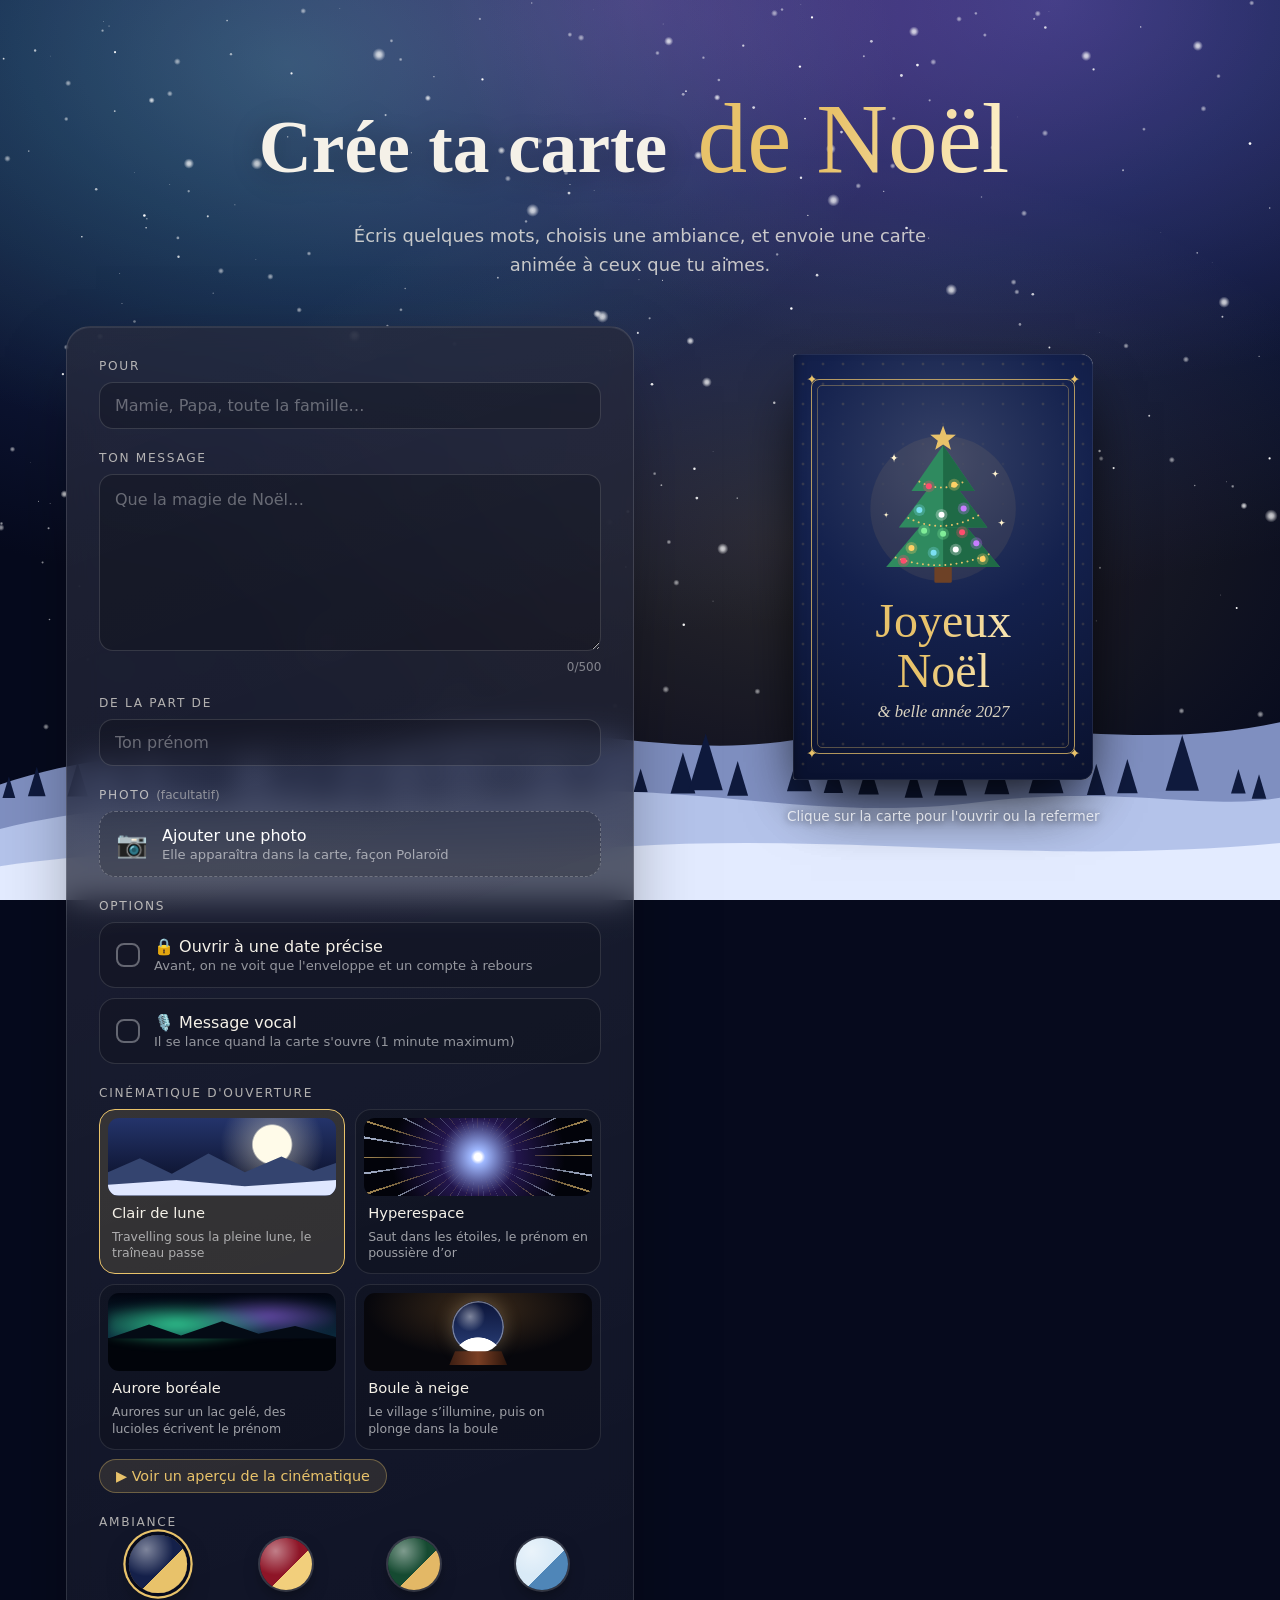
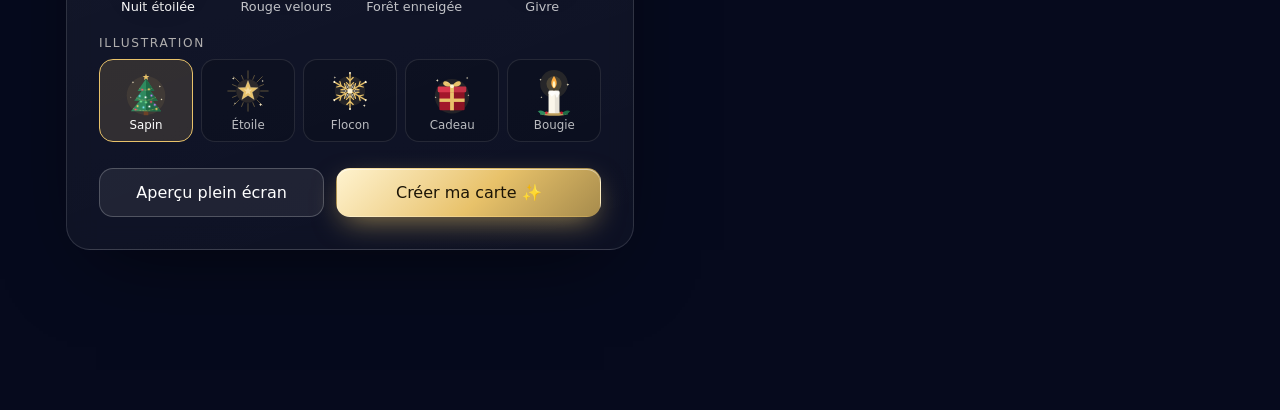
<file: index.html>
<!doctype html>
<html lang="fr">
<head>
  <meta charset="utf-8">
  <meta http-equiv="Content-Security-Policy" content="default-src 'self'; script-src 'self'; style-src 'self' 'unsafe-inline' https://fonts.googleapis.com; font-src https://fonts.gstatic.com; img-src 'self' data: blob: https://lwmdooxsaqhhinvpxjqb.supabase.co; media-src 'self' blob: https://lwmdooxsaqhhinvpxjqb.supabase.co; connect-src https://lwmdooxsaqhhinvpxjqb.supabase.co; object-src 'none'; base-uri 'self'; form-action 'self'">
  <meta name="viewport" content="width=device-width, initial-scale=1, viewport-fit=cover">
  <title>Carte de Noël</title>
  <meta name="description" content="Crée et envoie une carte de vœux de Noël animée et personnalisée à tes proches.">
  <meta property="og:type" content="website">
  <meta property="og:site_name" content="Carte de Noël">
  <meta property="og:locale" content="fr_FR">
  <meta property="og:title" content="Une carte de Noël t'attend 🎄">
  <meta property="og:description" content="Quelqu'un a pensé à toi. Ouvre l'enveloppe pour découvrir ton message…">
  <meta property="og:url" content="https://nolanelg.github.io/noel/">
  <meta property="og:image" content="https://nolanelg.github.io/noel/og-image.jpg">
  <meta property="og:image:secure_url" content="https://nolanelg.github.io/noel/og-image.jpg">
  <meta property="og:image:type" content="image/jpeg">
  <meta property="og:image:width" content="1200">
  <meta property="og:image:height" content="630">
  <meta property="og:image:alt" content="Une enveloppe scellée sous la neige et la pleine lune">
  <meta name="twitter:card" content="summary_large_image">
  <meta name="twitter:title" content="Une carte de Noël t'attend 🎄">
  <meta name="twitter:description" content="Quelqu'un a pensé à toi. Ouvre l'enveloppe pour découvrir ton message…">
  <meta name="twitter:image" content="https://nolanelg.github.io/noel/og-image.jpg">
  <meta name="theme-color" content="#060a1d">
  <link rel="icon" href="data:image/svg+xml,<svg xmlns='http://www.w3.org/2000/svg' viewBox='0 0 100 100'><text y='.9em' font-size='90'>🎄</text></svg>">
  <link rel="preconnect" href="https://fonts.googleapis.com">
  <link rel="preconnect" href="https://fonts.gstatic.com" crossorigin>
  <link href="https://fonts.googleapis.com/css2?family=Cormorant+Garamond:ital,wght@0,500;0,600;1,500;1,600&family=Great+Vibes&family=Outfit:wght@300;400;500;600&display=swap" rel="stylesheet">
  <link rel="stylesheet" href="style.css">
</head>
<body data-theme="nuit">

  <!-- Décor de fond -->
  <div class="sky" aria-hidden="true">
    <div class="aurora a1"></div>
    <div class="aurora a2"></div>
    <div class="aurora a3"></div>
    <div class="moon" id="moon"></div>
    <svg class="mountains" id="mountains" viewBox="0 0 1440 400" preserveAspectRatio="xMidYMax slice"></svg>
    <svg class="sleigh" id="sleigh" viewBox="0 0 240 80">
      <g class="sleigh-body">
        <path d="M150 52 L104 54 M196 44 L150 52" stroke="currentColor" stroke-width="1.6" fill="none" opacity=".8"/>
        <path d="M8 56 Q10 70 30 70 L84 70 Q96 70 98 58" stroke="currentColor" stroke-width="3" fill="none" stroke-linecap="round"/>
        <path d="M18 44 Q20 60 38 62 L84 62 Q94 62 96 50 L90 50 L86 34 L52 34 Q46 46 26 44 Z" fill="currentColor"/>
        <circle cx="66" cy="22" r="7" fill="currentColor"/>
        <path d="M56 34 Q58 24 66 26 Q76 24 78 34 Z" fill="currentColor"/>
        <path d="M60 18 L66 6 L74 18 Z" fill="currentColor"/>
        <path d="M30 40 Q34 22 50 30 Q48 40 40 42 Z" fill="currentColor"/>
        <g class="deer">
          <ellipse cx="140" cy="50" rx="17" ry="7" fill="currentColor"/>
          <path d="M152 46 L160 32 L166 34 L158 48 Z" fill="currentColor"/>
          <ellipse cx="166" cy="31" rx="7" ry="4" fill="currentColor"/>
          <path d="M162 28 L158 18 M160 22 L154 20 M164 27 L166 16 M165 20 L170 15" stroke="currentColor" stroke-width="1.6" fill="none" stroke-linecap="round"/>
          <path class="leg-a" d="M128 54 L118 62 M132 55 L124 66 M150 54 L160 62 M146 55 L154 66" stroke="currentColor" stroke-width="2.4" fill="none" stroke-linecap="round"/>
        </g>
        <g class="deer deer2">
          <ellipse cx="190" cy="42" rx="17" ry="7" fill="currentColor"/>
          <path d="M202 38 L210 24 L216 26 L208 40 Z" fill="currentColor"/>
          <ellipse cx="216" cy="23" rx="7" ry="4" fill="currentColor"/>
          <circle cx="222" cy="23" r="2.6" fill="#ff3b3b" class="rudolph"/>
          <path d="M212 20 L208 10 M210 14 L204 12 M214 19 L216 8 M215 12 L220 7" stroke="currentColor" stroke-width="1.6" fill="none" stroke-linecap="round"/>
          <path class="leg-a" d="M178 46 L168 54 M182 47 L174 58 M200 46 L210 54 M196 47 L204 58" stroke="currentColor" stroke-width="2.4" fill="none" stroke-linecap="round"/>
        </g>
      </g>
    </svg>
  </div>
  <canvas id="snow" aria-hidden="true"></canvas>
  <svg class="hills" viewBox="0 0 1440 300" preserveAspectRatio="xMidYMax slice" aria-hidden="true">
    <path class="h3" d="M0 170 C 180 110 320 150 480 120 C 640 90 760 150 920 115 C 1080 80 1260 140 1440 100 L1440 300 L0 300Z"/>
    <g id="hill-trees" class="hill-trees"></g>
    <path class="h2" d="M0 220 C 200 170 380 210 560 185 C 760 158 900 215 1100 190 C 1260 170 1360 200 1440 185 L1440 300 L0 300Z"/>
    <path class="h1" d="M0 262 C 240 228 420 258 700 240 C 960 224 1160 262 1440 236 L1440 300 L0 300Z"/>
  </svg>
  <canvas id="fx" aria-hidden="true"></canvas>

  <!-- ============ CRÉATION ============ -->
  <main id="creator" class="creator" hidden>
    <header class="hero">
      <h1><span class="h-serif">Crée ta carte</span> <span class="h-script">de Noël</span></h1>
      <p class="lead">Écris quelques mots, choisis une ambiance, et envoie une carte animée à ceux que tu aimes.</p>
    </header>

    <div class="workspace">
      <form id="form" class="panel" autocomplete="off" novalidate>
        <div class="field">
          <label for="f-to">Pour</label>
          <input type="text" id="f-to" maxlength="40" placeholder="Mamie, Papa, toute la famille…">
        </div>

        <div class="field">
          <label for="f-msg">Ton message</label>
          <textarea id="f-msg" maxlength="500" rows="6" placeholder="Que la magie de Noël…"></textarea>
          <div class="counter"><span id="count">0</span>/500</div>
        </div>

        <div class="field">
          <label for="f-from">De la part de</label>
          <input type="text" id="f-from" maxlength="40" placeholder="Ton prénom">
        </div>

        <div class="field" id="photo-field" hidden>
          <span class="field-label">Photo <em>(facultatif)</em></span>
          <label class="photo-drop" id="photo-drop">
            <input type="file" id="f-photo" accept="image/*">
            <span class="photo-empty" id="photo-empty">
              <span class="photo-ico" aria-hidden="true">📷</span>
              <span><b>Ajouter une photo</b><small>Elle apparaîtra dans la carte, façon Polaroïd</small></span>
            </span>
            <span class="photo-filled" id="photo-filled" hidden>
              <img id="photo-thumb" alt="Photo choisie">
              <span>Changer la photo</span>
            </span>
          </label>
          <button type="button" class="link-btn" id="photo-remove" hidden>Retirer la photo</button>
        </div>

        <fieldset class="field" id="options-field" hidden>
          <legend>Options</legend>
          <div class="opt-card">
            <label class="opt-head">
              <input type="checkbox" id="opt-lock">
              <span class="opt-box" aria-hidden="true"></span>
              <span class="opt-text"><b>🔒 Ouvrir à une date précise</b><small>Avant, on ne voit que l'enveloppe et un compte à rebours</small></span>
            </label>
            <div class="opt-body" id="lock-body" hidden>
              <div class="chips">
                <button type="button" class="chip" data-preset="eve">24 déc. · 19 h</button>
                <button type="button" class="chip" data-preset="midnight">25 déc. · minuit</button>
              </div>
              <label class="sr-only" for="f-unlock">Date et heure d'ouverture</label>
              <input type="datetime-local" id="f-unlock">
              <p class="opt-hint" id="unlock-hint"></p>
            </div>
          </div>
          <div class="opt-card">
            <label class="opt-head">
              <input type="checkbox" id="opt-voice">
              <span class="opt-box" aria-hidden="true"></span>
              <span class="opt-text"><b>🎙️ Message vocal</b><small>Il se lance quand la carte s'ouvre (1 minute maximum)</small></span>
            </label>
            <div class="opt-body" id="voice-body" hidden>
              <div class="rec">
                <button type="button" class="rec-btn" id="rec-btn"><span class="rec-dot" aria-hidden="true"></span><span id="rec-label">Enregistrer</span></button>
                <span class="rec-time" id="rec-time">0:00 / 1:00</span>
              </div>
              <div class="rec-done" id="rec-done" hidden>
                <audio id="rec-audio" controls preload="metadata"></audio>
                <button type="button" class="link-btn" id="rec-delete">Supprimer et recommencer</button>
              </div>
              <p class="opt-hint rec-err" id="rec-err" hidden></p>
            </div>
          </div>
        </fieldset>

        <fieldset class="field">
          <legend>Cinématique d'ouverture</legend>
          <div class="cinemas" id="cinemas"></div>
          <button type="button" class="chip cinema-play" id="cinema-preview">▶ Voir un aperçu de la cinématique</button>
        </fieldset>

        <fieldset class="field">
          <legend>Ambiance</legend>
          <div class="swatches" id="themes"></div>
        </fieldset>

        <fieldset class="field">
          <legend>Illustration</legend>
          <div class="decors" id="decors"></div>
        </fieldset>

        <div class="actions">
          <button type="button" class="btn ghost" id="preview-full">Aperçu plein écran</button>
          <button type="submit" class="btn primary" id="create">Créer ma carte ✨</button>
        </div>
      </form>

      <div class="preview-col">
        <div class="preview-stage" id="preview-stage">
          <div class="card3d" id="preview-card"><div class="tilt"></div></div>
        </div>
        <p class="preview-hint">Clique sur la carte pour l'ouvrir ou la refermer</p>
      </div>
    </div>
  </main>

  <!-- ============ LECTURE ============ -->
  <section id="viewer" class="viewer" hidden>
    <button class="sound-btn" id="sound-btn" type="button" aria-label="Couper le son">🔊</button>

    <!-- Cinématique d'introduction -->
    <div class="cine" id="cine" hidden>
      <div class="cine-veil"></div>
      <canvas class="cine-canvas" id="cine-canvas" hidden></canvas>
      <div class="cine-bar top"></div>
      <div class="cine-bar bottom"></div>
      <div class="cine-gate" id="cine-gate">
        <div class="gate-star" aria-hidden="true">✦</div>
        <p class="gate-title" id="gate-title">Une surprise t'attend</p>
        <div class="countdown" id="countdown" hidden aria-live="off">
          <div><b id="cd-d">0</b><span>jours</span></div>
          <div><b id="cd-h">00</b><span>heures</span></div>
          <div><b id="cd-m">00</b><span>minutes</span></div>
          <div><b id="cd-s">00</b><span>secondes</span></div>
        </div>
        <p class="gate-sub" id="gate-sub" hidden></p>
        <button class="btn primary gate-btn" id="gate-btn" type="button">Ouvrir ✨</button>
        <p class="gate-note" id="gate-note">🔊 Monte le son pour la magie</p>
      </div>
      <p class="cine-text cine-t1" id="cine-t1">Un soir de décembre…</p>
      <div class="cine-text cine-t2" id="cine-t2"><span class="kicker" id="cine-kicker"></span><span class="big" id="cine-big"></span></div>
      <div class="cine-flash"></div>
      <button class="cine-skip" id="cine-skip" type="button">Passer ⏭</button>
    </div>

    <!-- Fin de l'aperçu d'une cinématique (depuis l'atelier) -->
    <div class="cine-end" id="cine-end" hidden>
      <p class="cine-end-title">Fin de l'aperçu</p>
      <p class="cine-end-text">Ensuite, ton destinataire ouvrira l'enveloppe et découvrira ta carte.</p>
      <div class="cine-end-actions">
        <button class="btn ghost" id="cine-again" type="button">↺ Revoir</button>
        <button class="btn primary" id="cine-back" type="button">Retour à l'atelier</button>
      </div>
    </div>

    <div class="stage" id="stage">
      <div class="card-glow" id="card-glow"></div>

      <div class="env-wrap waiting" id="env-wrap">
        <p class="env-title" id="env-title"></p>
        <div class="envelope" id="envelope" role="button" tabindex="0" aria-label="Ouvrir l'enveloppe">
          <div class="env-back"></div>
          <div class="env-letter"></div>
          <div class="env-pocket">
            <svg viewBox="0 0 155 100" preserveAspectRatio="none" aria-hidden="true">
              <polygon points="0,0 74,52 0,100" class="pk-side"/>
              <polygon points="155,0 81,52 155,100" class="pk-side"/>
              <polygon points="0,100 77.5,46 155,100" class="pk-bottom"/>
            </svg>
            <span class="env-to" id="env-to"></span>
          </div>
          <div class="env-flap">
            <svg viewBox="0 0 155 60" preserveAspectRatio="none" aria-hidden="true">
              <polygon points="0,0 155,0 77.5,60"/>
            </svg>
          </div>
          <div class="env-seal"><span>✦</span></div>
        </div>
        <p class="tap-hint">Touche l'enveloppe pour l'ouvrir</p>
      </div>

      <div class="card3d viewer-card" id="viewer-card"><div class="tilt"></div></div>
    </div>

    <div class="end-actions" id="end-actions">
      <button class="btn primary sm" id="reply-btn" type="button" hidden>💌 Répondre</button>
      <button class="btn ghost sm" id="replay" type="button">↺ Rejouer</button>
      <a class="btn ghost sm" id="make-own" href="./">Créer ma propre carte ✨</a>
    </div>
  </section>

  <!-- ============ RÉPONSE DU DESTINATAIRE ============ -->
  <div class="modal" id="reply-modal" hidden>
    <form class="modal-card reply-card" id="reply-form" role="dialog" aria-modal="true" aria-labelledby="reply-title" novalidate>
      <button class="modal-close" type="button" id="reply-close" aria-label="Fermer">×</button>
      <div id="reply-step">
        <div class="modal-icon">💌</div>
        <h2 id="reply-title">Répondre</h2>
        <p>Choisis une réaction et/ou écris un petit mot.</p>
        <div class="reactions" id="reactions" role="group" aria-label="Réaction"></div>
        <textarea id="reply-msg" maxlength="300" rows="3" placeholder="Merci, c'est trop mignon…"></textarea>
        <input type="text" id="reply-author" maxlength="40" placeholder="Ton prénom" aria-label="Ton prénom">
        <button class="btn primary" type="submit" id="reply-send">Continuer</button>
      </div>
      <div id="reply-done" hidden>
        <div class="modal-icon">✨</div>
        <h2 id="reply-done-title">Envoie ta réponse</h2>
        <p id="reply-done-text">Ta réponse devient une petite carte animée ✨ Envoie-lui le lien :</p>
        <blockquote class="reply-preview" id="reply-preview"></blockquote>
        <a class="link-btn reply-peek" id="reply-peek" target="_blank" rel="noopener">👀 Voir ce qu'il va recevoir</a>
        <div class="reply-share">
          <button class="btn primary" type="button" id="reply-native" hidden>📤 Partager…</button>
          <a class="btn primary" id="reply-wa" target="_blank" rel="noopener">WhatsApp</a>
          <a class="btn ghost" id="reply-sms">SMS</a>
          <button class="btn ghost" type="button" id="reply-copy">Copier le texte</button>
        </div>
        <button class="link-btn reply-back" type="button" id="reply-edit">← Modifier ma réponse</button>
      </div>
    </form>
  </div>

  <!-- ============ CARTE-RÉPONSE ============ -->
  <section id="replyview" class="replyview" hidden>
    <div class="rv-gate" id="rv-gate">
      <div class="rv-icon" aria-hidden="true">💌</div>
      <p class="rv-title" id="rv-title">Tu as reçu une réponse</p>
      <button class="btn primary gate-btn" id="rv-open" type="button">Lire la réponse ✨</button>
    </div>
    <div class="rv-stage" id="rv-stage" hidden>
      <div class="rv-card" id="rv-card">
        <div class="rv-face rv-back">
          <div class="rv-seal" aria-hidden="true">✦</div>
          <p class="rv-back-txt">Une réponse pour toi</p>
        </div>
        <div class="rv-face rv-front">
          <div class="rv-emoji" id="rv-emoji" aria-hidden="true"></div>
          <p class="rv-greet" id="rv-greet"></p>
          <div class="rv-msg-wrap"><p class="rv-msg" id="rv-msg"></p></div>
          <p class="rv-sign" id="rv-sign"></p>
        </div>
      </div>
      <div class="rv-actions" id="rv-actions">
        <button class="btn ghost sm" id="rv-replay" type="button">↺ Revoir</button>
        <a class="btn primary sm" href="./" id="rv-make">Créer ma carte ✨</a>
      </div>
    </div>
    <div class="rv-rain" id="rv-rain" aria-hidden="true"></div>
  </section>

  <!-- ============ PARTAGE ============ -->
  <div class="modal" id="modal" hidden>
    <div class="modal-card" role="dialog" aria-modal="true" aria-labelledby="modal-title">
      <button class="modal-close" id="modal-close" type="button" aria-label="Fermer">×</button>
      <div class="modal-icon">🎁</div>
      <h2 id="modal-title">Ta carte est prête !</h2>
      <p>Envoie ce lien à tes proches : la carte s'ouvrira chez eux avec toutes ses animations.</p>
      <div class="link-row">
        <input type="text" id="share-link" readonly aria-label="Lien de la carte">
        <button class="btn primary sm" id="copy-btn" type="button">Copier</button>
      </div>
      <p class="lock-note" id="lock-note" hidden></p>
      <div class="share-row">
        <button class="btn ghost sm" id="native-share" type="button" hidden>Partager…</button>
        <a class="btn ghost sm" id="wa-share" target="_blank" rel="noopener">WhatsApp</a>
        <a class="btn ghost sm" id="mail-share">E-mail</a>
        <a class="btn ghost sm" id="open-card" target="_blank" rel="noopener">Voir la carte</a>
      </div>
    </div>
  </div>

  <div class="toast" id="toast" role="status" aria-live="polite"></div>

  <script src="config.js"></script>
  <script src="cinema.js"></script>
  <script src="app.js"></script>
</body>
</html>
</file>
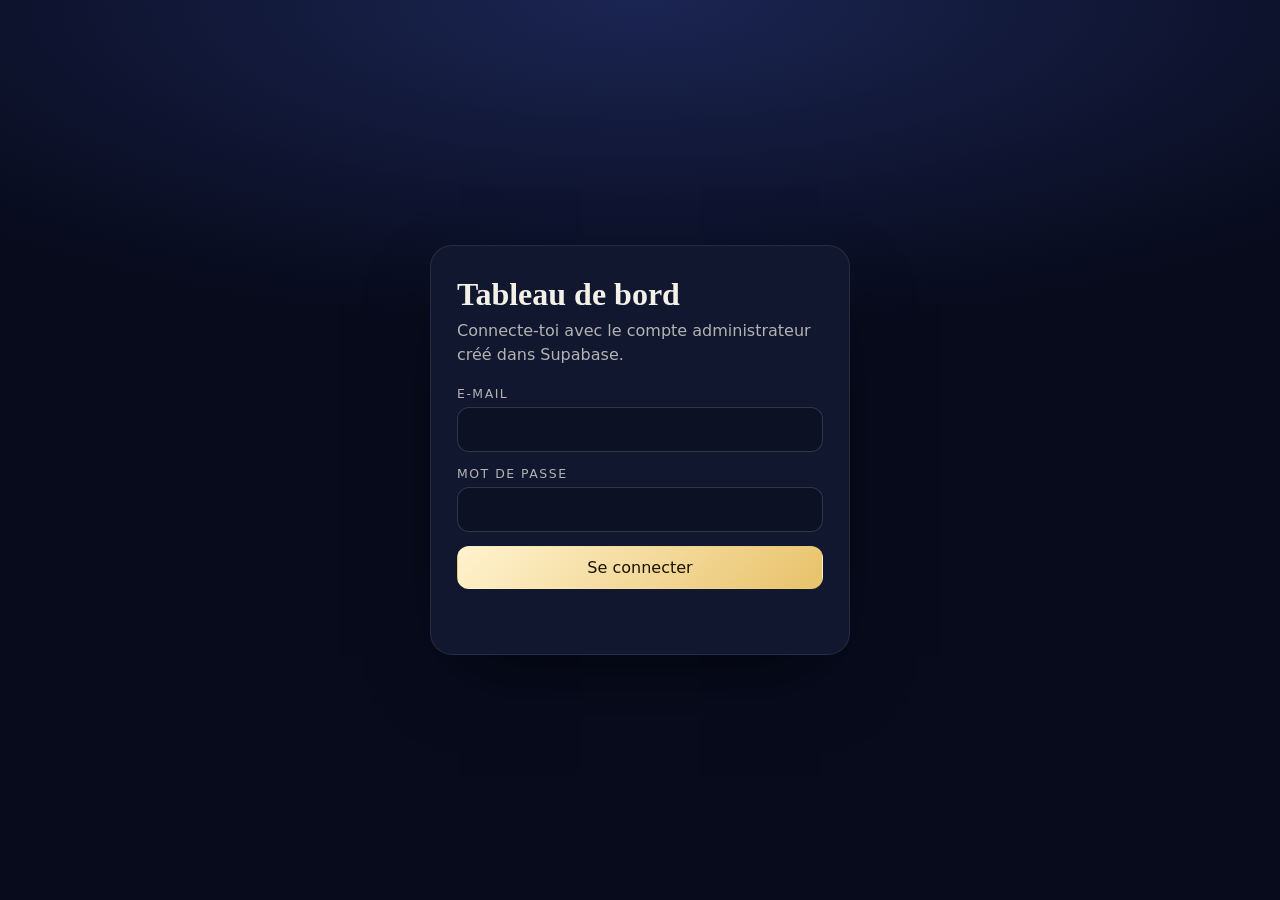
<file: admin.html>
<!doctype html>
<html lang="fr">
<head>
  <meta charset="utf-8">
  <meta http-equiv="Content-Security-Policy" content="default-src 'self'; script-src 'self'; style-src 'self' 'unsafe-inline' https://fonts.googleapis.com; font-src https://fonts.gstatic.com; img-src 'self' data: blob: https://lwmdooxsaqhhinvpxjqb.supabase.co; media-src 'self' blob: https://lwmdooxsaqhhinvpxjqb.supabase.co; connect-src https://lwmdooxsaqhhinvpxjqb.supabase.co; object-src 'none'; base-uri 'self'; form-action 'self'">
  <meta name="viewport" content="width=device-width, initial-scale=1">
  <meta name="robots" content="noindex, nofollow">
  <title>Tableau de bord · Cartes de Noël</title>
  <link rel="icon" href="data:image/svg+xml,<svg xmlns='http://www.w3.org/2000/svg' viewBox='0 0 100 100'><text y='.9em' font-size='90'>📊</text></svg>">
  <link rel="preconnect" href="https://fonts.googleapis.com">
  <link rel="preconnect" href="https://fonts.gstatic.com" crossorigin>
  <link href="https://fonts.googleapis.com/css2?family=Cormorant+Garamond:wght@600&family=Outfit:wght@300;400;500;600&display=swap" rel="stylesheet">
  <style>
    :root {
      --bg: #070b1c; --surface: #10172f; --surface2: #161f3d; --line: rgba(255, 255, 255, .09);
      --ink: #f3f0e8; --ink2: rgba(243, 240, 232, .72); --muted: rgba(243, 240, 232, .5);
      --accent: #e8c26a; --accent2: #fff3cf; --chart: #b8892e; --danger: #ff6b7d; --good: #7fdca4;
      --ui: 'Outfit', system-ui, sans-serif; --serif: 'Cormorant Garamond', Georgia, serif;
    }
    * { box-sizing: border-box; }
    html, body { margin: 0; }
    body {
      font-family: var(--ui); color: var(--ink); min-height: 100vh;
      background: radial-gradient(120% 60% at 50% 0%, #1b2552 0%, var(--bg) 60%) fixed, var(--bg);
      -webkit-font-smoothing: antialiased;
    }
    [hidden] { display: none !important; }
    button, input { font: inherit; }
    a { color: var(--accent); }
    .wrap { max-width: 1180px; margin: 0 auto; padding: 28px 16px 80px; }

    /* Connexion */
    .center { min-height: 100vh; display: grid; place-items: center; padding: 16px; }
    .box {
      width: min(420px, 100%); background: var(--surface); border: 1px solid var(--line);
      border-radius: 22px; padding: 30px 26px; box-shadow: 0 30px 80px -30px rgba(0, 0, 0, .7);
    }
    .box h1 { font-family: var(--serif); font-size: 2rem; margin: 0 0 6px; }
    .box p { color: var(--ink2); line-height: 1.55; margin: 0 0 18px; }
    .box code, .box pre { font-size: .82rem; background: rgba(0, 0, 0, .35); border-radius: 8px; }
    .box pre { padding: 10px 12px; white-space: pre-wrap; word-break: break-all; color: var(--accent2); }
    label { display: grid; gap: 6px; font-size: .78rem; letter-spacing: .12em; text-transform: uppercase; color: var(--ink2); margin-bottom: 14px; }
    input[type=email], input[type=password] {
      width: 100%; color: #fff; background: rgba(0, 0, 0, .25); border: 1px solid rgba(255, 255, 255, .15);
      border-radius: 12px; padding: 12px 14px; font-size: 1rem; text-transform: none; letter-spacing: 0;
    }
    input:focus { outline: none; border-color: var(--accent); box-shadow: 0 0 0 4px rgba(232, 194, 106, .2); }
    .btn {
      display: inline-flex; align-items: center; justify-content: center; gap: 6px; cursor: pointer;
      border-radius: 12px; padding: 11px 18px; border: 1px solid transparent; font-weight: 500; text-decoration: none;
      transition: transform .15s, background .2s;
    }
    .btn:active { transform: scale(.97); }
    .btn:focus-visible { outline: 2px solid #fff; outline-offset: 2px; }
    .btn.primary { background: linear-gradient(135deg, var(--accent2), var(--accent)); color: #1b1406; width: 100%; }
    .btn.ghost { background: rgba(255, 255, 255, .06); border-color: rgba(255, 255, 255, .16); color: var(--ink); }
    .btn.ghost:hover { background: rgba(255, 255, 255, .12); }
    .btn.sm { padding: 6px 11px; font-size: .85rem; border-radius: 9px; }
    .btn.danger { color: var(--danger); }
    .btn.danger.armed { background: var(--danger); color: #fff; }
    .err { color: var(--danger); font-size: .9rem; min-height: 1.2em; margin: 10px 0 0; }

    /* En-tête */
    header.top { display: flex; flex-wrap: wrap; gap: 14px; align-items: center; justify-content: space-between; margin-bottom: 22px; }
    header.top h1 { font-family: var(--serif); font-weight: 600; font-size: clamp(1.8rem, 4vw, 2.4rem); margin: 0; }
    header.top h1 span { color: var(--accent); }
    .tools { display: flex; gap: 8px; flex-wrap: wrap; align-items: center; }
    .seg { display: inline-flex; background: rgba(255, 255, 255, .06); border: 1px solid var(--line); border-radius: 11px; padding: 3px; }
    .seg button { background: none; border: 0; color: var(--ink2); padding: 6px 12px; border-radius: 8px; cursor: pointer; font-size: .88rem; }
    .seg button[aria-pressed=true] { background: var(--surface2); color: var(--ink); box-shadow: 0 1px 0 rgba(255, 255, 255, .08) inset; }
    .seg button:focus-visible { outline: 2px solid #fff; }
    .updated { color: var(--muted); font-size: .8rem; }

    /* Tuiles */
    .kpis { display: grid; grid-template-columns: repeat(auto-fit, minmax(170px, 1fr)); gap: 12px; margin-bottom: 18px; }
    .kpi { background: var(--surface); border: 1px solid var(--line); border-radius: 16px; padding: 16px 18px; }
    .kpi .label { color: var(--ink2); font-size: .82rem; }
    .kpi .value { font-size: 2rem; font-weight: 600; margin-top: 4px; font-variant-numeric: tabular-nums; }
    .kpi .sub { color: var(--muted); font-size: .8rem; margin-top: 2px; }

    .panel { background: var(--surface); border: 1px solid var(--line); border-radius: 18px; padding: 18px; margin-bottom: 18px; }
    .panel h2 { font-size: 1rem; font-weight: 600; margin: 0 0 4px; }
    .panel .hint { color: var(--muted); font-size: .82rem; margin: 0 0 14px; }
    .grid2 { display: grid; gap: 18px; }
    @media (min-width: 900px) { .grid2 { grid-template-columns: 1fr 1fr; } }

    /* Graphique */
    .chart { position: relative; }
    .chart svg { display: block; width: 100%; height: 240px; overflow: visible; }
    .chart .grid line { stroke: var(--line); }
    .chart .axis text { fill: var(--muted); font-size: 11px; font-family: var(--ui); }
    .chart .bar { fill: var(--chart); }
    .chart .hit { fill: transparent; cursor: default; }
    .chart .hit:hover + .bar { fill: var(--accent); }
    .tip {
      position: absolute; pointer-events: none; background: #fff; color: #14141a; border-radius: 10px;
      padding: 7px 10px; font-size: .82rem; box-shadow: 0 10px 30px -8px rgba(0, 0, 0, .6);
      transform: translate(-50%, calc(-100% - 10px)); white-space: nowrap; z-index: 2;
    }
    .tip b { font-variant-numeric: tabular-nums; }
    .empty { color: var(--muted); text-align: center; padding: 30px 10px; }

    /* Répartition */
    .rows { display: grid; gap: 10px; }
    .row-item { display: grid; grid-template-columns: minmax(0, 1fr) auto; gap: 4px 10px; font-size: .9rem; }
    .row-item .meter { grid-column: 1 / -1; height: 6px; border-radius: 99px; background: rgba(255, 255, 255, .07); overflow: hidden; }
    .row-item .meter i { display: block; height: 100%; background: var(--chart); border-radius: 99px; }
    .row-item .n { color: var(--ink2); font-variant-numeric: tabular-nums; }

    /* Tableau */
    .table-wrap { overflow-x: auto; margin: 0 -18px; padding: 0 18px; }
    table { width: 100%; border-collapse: collapse; font-size: .9rem; min-width: 760px; }
    th { text-align: left; font-weight: 500; color: var(--muted); font-size: .78rem; letter-spacing: .06em; text-transform: uppercase; padding: 8px 10px; border-bottom: 1px solid var(--line); }
    td { padding: 12px 10px; border-bottom: 1px solid var(--line); vertical-align: top; }
    tr:last-child td { border-bottom: 0; }
    td.msg { max-width: 340px; color: var(--ink2); }
    td.msg .clamp { display: -webkit-box; -webkit-line-clamp: 2; -webkit-box-orient: vertical; overflow: hidden; cursor: pointer; white-space: pre-wrap; }
    td.msg .clamp.full { -webkit-line-clamp: unset; }
    td .thumb { width: 46px; height: 46px; object-fit: cover; border-radius: 8px; border: 2px solid #fff; display: block; }
    .num { font-variant-numeric: tabular-nums; }
    .pill { display: inline-block; padding: 2px 9px; border-radius: 99px; font-size: .78rem; background: rgba(255, 255, 255, .08); color: var(--ink2); }
    .pill.on { background: rgba(127, 220, 164, .15); color: var(--good); }
    .actions-cell { display: flex; gap: 6px; flex-wrap: wrap; }
    .muted { color: var(--muted); }

    /* Activité */
    .feed { list-style: none; margin: 0; padding: 0; display: grid; gap: 2px; max-height: 460px; overflow: auto; }
    .feed li { display: grid; grid-template-columns: 28px minmax(0, 1fr) auto; gap: 10px; align-items: center; padding: 9px 4px; border-bottom: 1px solid var(--line); font-size: .9rem; }
    .feed li:last-child { border-bottom: 0; }
    .feed .ico { font-size: 1.1rem; text-align: center; }
    .feed .what { min-width: 0; overflow: hidden; text-overflow: ellipsis; white-space: nowrap; }
    .feed .meta { color: var(--muted); font-size: .8rem; }
    .feed .when { color: var(--muted); font-size: .8rem; white-space: nowrap; }
    .feed.replies .ico { font-size: 1.6rem; }
    .feed.replies .what { white-space: normal; }
    .feed.replies .rmsg { font-family: var(--serif); font-size: 1.1rem; font-style: italic; white-space: pre-wrap; }
    .tags { display: flex; gap: 6px; flex-wrap: wrap; margin-top: 6px; }
    td audio { height: 32px; max-width: 220px; margin-top: 6px; display: block; }
  </style>
</head>
<body>

  <!-- Configuration manquante -->
  <div class="center" id="v-config" hidden>
    <div class="box">
      <h1>Presque prêt</h1>
      <p>Le tableau de bord a besoin de la connexion à Supabase. Remplis le fichier <code>config.js</code> (voir le README), puis recharge cette page.</p>
    </div>
  </div>

  <!-- Connexion -->
  <div class="center" id="v-login" hidden>
    <form class="box" id="login-form">
      <h1>Tableau de bord</h1>
      <p>Connecte-toi avec le compte administrateur créé dans Supabase.</p>
      <label>E-mail <input type="email" id="email" autocomplete="username" required></label>
      <label>Mot de passe <input type="password" id="password" autocomplete="current-password" required></label>
      <button class="btn primary" type="submit" id="login-btn">Se connecter</button>
      <p class="err" id="login-err" role="alert"></p>
    </form>
  </div>

  <!-- Compte non administrateur -->
  <div class="center" id="v-notadmin" hidden>
    <div class="box">
      <h1>Accès refusé</h1>
      <p>Ce compte existe mais n'est pas encore administrateur. Dans Supabase, ouvre <b>SQL Editor</b> et lance :</p>
      <pre id="admin-sql"></pre>
      <p>Puis reconnecte-toi.</p>
      <button class="btn ghost" type="button" data-logout>Se déconnecter</button>
    </div>
  </div>

  <!-- Tableau de bord -->
  <div class="wrap" id="v-dash" hidden>
    <header class="top">
      <h1>Cartes de Noël <span>✦</span> statistiques</h1>
      <div class="tools">
        <div class="seg" role="group" aria-label="Période">
          <button type="button" data-days="7" aria-pressed="false">7 jours</button>
          <button type="button" data-days="30" aria-pressed="true">30 jours</button>
          <button type="button" data-days="0" aria-pressed="false">Tout</button>
        </div>
        <button class="btn ghost sm" type="button" id="refresh">↻ Actualiser</button>
        <button class="btn ghost sm" type="button" data-logout>Déconnexion</button>
      </div>
    </header>
    <p class="updated" id="updated"></p>

    <section class="kpis" id="kpis" aria-label="Chiffres clés"></section>

    <section class="panel">
      <h2>Visites par jour</h2>
      <p class="hint">Pages ouvertes chaque jour : l'atelier de création et les cartes reçues.</p>
      <div class="chart" id="chart"></div>
    </section>

    <div class="grid2">
      <section class="panel">
        <h2>Appareils</h2>
        <p class="hint">Visiteurs uniques sur la période.</p>
        <div class="rows" id="devices"></div>
      </section>
      <section class="panel">
        <h2>Provenance</h2>
        <p class="hint">D'où arrivent les visites (« Direct » : lien ouvert depuis une appli de messagerie, un favori…).</p>
        <div class="rows" id="sources"></div>
      </section>
    </div>

    <section class="panel">
      <h2>Cartes créées</h2>
      <p class="hint">Clique sur un message pour le lire en entier. Les ouvertures faites depuis le navigateur qui a créé la carte ne sont pas comptées.</p>
      <div class="table-wrap">
        <table>
          <thead><tr><th>Créée</th><th>Pour</th><th>De</th><th>Message</th><th>Photo</th><th>Ouvertures</th><th>Réponses</th><th>Dernière ouverture</th><th></th></tr></thead>
          <tbody id="cards"></tbody>
        </table>
      </div>
    </section>

    <section class="panel">
      <h2>Réponses reçues</h2>
      <p class="hint">Les mots et réactions laissés par les destinataires.</p>
      <ul class="feed replies" id="replies"></ul>
    </section>

    <section class="panel">
      <h2>Activité récente</h2>
      <p class="hint">Les 60 derniers évènements.</p>
      <ul class="feed" id="feed"></ul>
    </section>
  </div>

  <script src="config.js"></script>
  <script src="admin.js"></script>
</body>
</html>
</file>
<file: style.css>
/* ============================================================
   Carte de Noël — styles
   ============================================================ */

@property --bg1 { syntax: '<color>'; inherits: true; initial-value: #060a1d; }
@property --bg2 { syntax: '<color>'; inherits: true; initial-value: #14204a; }
@property --bg3 { syntax: '<color>'; inherits: true; initial-value: #3b2c6e; }
@property --aur1 { syntax: '<color>'; inherits: true; initial-value: transparent; }
@property --aur2 { syntax: '<color>'; inherits: true; initial-value: transparent; }
@property --aur3 { syntax: '<color>'; inherits: true; initial-value: transparent; }

:root {
  --ui: 'Outfit', system-ui, -apple-system, 'Segoe UI', sans-serif;
  --serif: 'Cormorant Garamond', Georgia, 'Times New Roman', serif;
  --script: 'Great Vibes', 'Brush Script MT', cursive;
  --ease-out: cubic-bezier(.2, .8, .2, 1);
  --ease-spring: cubic-bezier(.3, 1.5, .5, 1);
}

/* ---------- Thèmes ---------- */
[data-theme="nuit"] {
  --bg1: #060a1d; --bg2: #14204a; --bg3: #3b2c6e;
  --aur1: rgba(80, 200, 170, .30); --aur2: rgba(120, 90, 220, .34); --aur3: rgba(232, 194, 106, .16);
  --cover: #14214d; --cover2: #0a1230; --cover-ink: #f6ecd2;
  --accent: #e8c26a; --accent2: #fff3cf; --btn-ink: #1b1406;
  --paper: #fbf6ea; --ink: #2a2440;
  --tree: #2f8a5f; --tree2: #1f6a46;
  --env: #efe4cc; --env2: #d8c8a6;
  --seal: #a3172b; --seal2: #d9374d;
  --hill1: #e3ebff; --hill2: #b4c3ea; --hill3: #7f8fc0; --tree-sil: #0f1a3d;
}
[data-theme="rouge"] {
  --bg1: #170205; --bg2: #4a0913; --bg3: #8a1a26;
  --aur1: rgba(240, 180, 90, .22); --aur2: rgba(255, 90, 110, .22); --aur3: rgba(255, 220, 160, .14);
  --cover: #8e1527; --cover2: #560a16; --cover-ink: #fff1d6;
  --accent: #f2cf7c; --accent2: #fff6dc; --btn-ink: #2a0a06;
  --paper: #fff8ee; --ink: #4a1018;
  --tree: #1f7a4a; --tree2: #135c36;
  --env: #f4e8d2; --env2: #dfcbaa;
  --seal: #1d5a36; --seal2: #2f8052;
  --hill1: #fff0f0; --hill2: #e7c3c7; --hill3: #b98189; --tree-sil: #3a0710;
}
[data-theme="foret"] {
  --bg1: #020c08; --bg2: #0b2e1f; --bg3: #1f5a3d;
  --aur1: rgba(120, 230, 170, .28); --aur2: rgba(60, 170, 200, .22); --aur3: rgba(230, 190, 110, .14);
  --cover: #154a31; --cover2: #0a2a1b; --cover-ink: #f8efd6;
  --accent: #e3b866; --accent2: #fff1cf; --btn-ink: #1b1406;
  --paper: #f8f4e6; --ink: #1e3326;
  --tree: #3a9a68; --tree2: #26774d;
  --env: #efe5cd; --env2: #d8c9a6;
  --seal: #9d1c25; --seal2: #cf3440;
  --hill1: #eef6ef; --hill2: #c2d8c9; --hill3: #8fb09c; --tree-sil: #06200f;
}
[data-theme="givre"] {
  --bg1: #0a1d36; --bg2: #24527e; --bg3: #4f86b8;
  --aur1: rgba(255, 255, 255, .22); --aur2: rgba(140, 210, 255, .32); --aur3: rgba(200, 180, 255, .2);
  --cover: #eef6fc; --cover2: #cfe2f2; --cover-ink: #1f4466;
  --accent: #4f86b8; --accent2: #a9d2f2; --btn-ink: #06192c;
  --paper: #ffffff; --ink: #23415e;
  --tree: #4b8fb8; --tree2: #2f6f98;
  --env: #ffffff; --env2: #dbe8f4;
  --seal: #2f6ea3; --seal2: #5b97cf;
  --hill1: #ffffff; --hill2: #dcebf8; --hill3: #b0cbe4; --tree-sil: #1d4a70;
}
/* le bouton principal reste lisible sur un fond clair */
[data-theme="givre"] .btn.primary { --accent2: #d4ebff; }

/* ---------- Base ---------- */
*, *::before, *::after { box-sizing: border-box; }
html, body { margin: 0; }
html { -webkit-text-size-adjust: 100%; }
body {
  font-family: var(--ui);
  color: #f5f1e8;
  background: var(--bg1);
  min-height: 100vh;
  min-height: 100svh;
  overflow-x: hidden;
  -webkit-font-smoothing: antialiased;
}
[hidden] { display: none !important; }
button { font: inherit; }

/* ---------- Ciel ---------- */
.sky {
  position: fixed; inset: 0; z-index: 0; overflow: hidden;
  background: radial-gradient(130% 90% at 50% 0%, var(--bg3) 0%, var(--bg2) 38%, var(--bg1) 78%);
  transition: --bg1 1.2s ease, --bg2 1.2s ease, --bg3 1.2s ease, --aur1 1.2s, --aur2 1.2s, --aur3 1.2s;
}
.aurora {
  position: absolute; width: 95vmax; height: 60vmax; border-radius: 50%;
  mix-blend-mode: screen;
  animation: drift 22s ease-in-out infinite alternate;
}
.a1 { background: radial-gradient(closest-side, var(--aur1), transparent); top: -25vmax; left: -25vmax; }
.a2 { background: radial-gradient(closest-side, var(--aur2), transparent); top: -30vmax; right: -30vmax; animation-duration: 28s; animation-delay: -8s; }
.a3 { background: radial-gradient(closest-side, var(--aur3), transparent); top: 12vmax; left: 15vmax; animation-duration: 34s; }
@keyframes drift {
  0%   { transform: translate3d(0, 0, 0) rotate(0) scale(1); }
  50%  { transform: translate3d(6vmax, 3vmax, 0) rotate(8deg) scale(1.08); }
  100% { transform: translate3d(-4vmax, 5vmax, 0) rotate(-6deg) scale(.95); }
}

#snow { position: fixed; inset: 0; z-index: 1; pointer-events: none; }
#fx { position: fixed; inset: 0; z-index: 60; pointer-events: none; }

.hills {
  position: fixed; left: 0; bottom: 0; width: 100%;
  height: 24vh; min-height: 130px; z-index: 2; pointer-events: none;
}
.hills path, .hills g { transition: fill 1.2s ease; }
.hills .h1 { fill: var(--hill1); }
.hills .h2 { fill: var(--hill2); }
.hills .h3 { fill: var(--hill3); }
.hill-trees { fill: var(--tree-sil); }

.creator, .viewer { position: relative; z-index: 3; }

/* ---------- Animations utilitaires ---------- */
@keyframes shimmer { to { background-position: -220% 0; } }
@keyframes rise { from { opacity: 0; transform: translateY(24px); filter: blur(6px); } }
@keyframes spin { to { transform: rotate(360deg); } }
@keyframes blink { 50% { opacity: 0; } }
@keyframes bob { 50% { transform: translateY(-10px); } }
@keyframes fadeIn { from { opacity: 0; } }
@keyframes pop { from { opacity: 0; transform: scale(.85) translateY(20px); } }
@keyframes bounce { 0%, 100% { transform: translateY(0) rotate(0); } 30% { transform: translateY(-10px) rotate(-8deg); } 60% { transform: translateY(0) rotate(5deg); } }
@keyframes shake { 20%, 60% { transform: translateX(-6px); } 40%, 80% { transform: translateX(6px); } }

/* ============================================================
   CRÉATION
   ============================================================ */
.creator { max-width: 1180px; margin: 0 auto; padding: clamp(24px, 5vw, 56px) 16px 160px; }

.hero { text-align: center; margin-bottom: clamp(26px, 4vw, 46px); }
.brand {
  display: inline-flex; gap: .7em; align-items: center;
  letter-spacing: .28em; text-transform: uppercase; font-size: .72rem; font-weight: 500;
  color: var(--accent); padding: .55em 1.2em; border-radius: 99px;
  border: 1px solid color-mix(in srgb, var(--accent) 40%, transparent);
  background: color-mix(in srgb, var(--accent) 8%, transparent);
  animation: rise .8s var(--ease-out) both;
}
.brand-star { display: inline-block; animation: spin 6s linear infinite; }
h1 {
  font-family: var(--serif); font-weight: 600;
  font-size: clamp(2.5rem, 7vw, 4.6rem); line-height: 1; margin: .45em 0 .3em;
  text-shadow: 0 4px 30px rgba(0, 0, 0, .3);
}
h1 span { display: inline-block; animation: rise 1s var(--ease-out) both; }
.h-script {
  font-family: var(--script); font-weight: 400; font-size: 1.35em; padding: 0 .12em .12em;
  background: linear-gradient(100deg, var(--accent) 20%, var(--accent2) 45%, var(--accent) 60%);
  background-size: 220% 100%;
  -webkit-background-clip: text; background-clip: text; color: transparent;
  animation: rise 1s .15s var(--ease-out) both, shimmer 5s 1s linear infinite !important;
  text-shadow: none;
}
.lead {
  max-width: 34em; margin: 0 auto; color: rgba(245, 241, 232, .78);
  font-size: clamp(1rem, 1.6vw, 1.12rem); line-height: 1.6;
  animation: rise 1s .3s var(--ease-out) both;
}

.workspace { display: grid; gap: clamp(20px, 3vw, 44px); align-items: start; }
@media (min-width: 940px) {
  .workspace { grid-template-columns: minmax(0, 1.05fr) minmax(0, 1fr); }
  .preview-col { position: sticky; top: 24px; }
}
@media (max-width: 939px) { .preview-col { order: -1; } }

.panel {
  background:
    linear-gradient(160deg, rgba(255, 255, 255, .10), rgba(255, 255, 255, .03)),
    color-mix(in srgb, var(--bg1) 70%, transparent);
  border: 1px solid rgba(255, 255, 255, .13);
  border-radius: 24px;
  -webkit-backdrop-filter: blur(16px) saturate(1.2);
  backdrop-filter: blur(16px) saturate(1.2);
  box-shadow: 0 30px 80px -30px rgba(0, 0, 0, .6), inset 0 1px 0 rgba(255, 255, 255, .08);
}
form.panel {
  padding: clamp(20px, 3vw, 32px); display: grid; gap: 22px;
  animation: rise 1s .4s var(--ease-out) both;
}

.field { display: grid; gap: 9px; border: 0; margin: 0; padding: 0; min-width: 0; }
.field > label, legend {
  font-size: .76rem; letter-spacing: .14em; text-transform: uppercase;
  color: rgba(245, 241, 232, .7); font-weight: 500; padding: 0; margin-bottom: 0;
}
legend { margin-bottom: 9px; }

input[type=text], textarea {
  width: 100%; font: inherit; font-size: 1rem; color: #fff;
  background: rgba(0, 0, 0, .2); border: 1px solid rgba(255, 255, 255, .14);
  border-radius: 14px; padding: 13px 15px;
  transition: border-color .2s, box-shadow .2s, background .2s;
}
textarea { min-height: 150px; line-height: 1.55; resize: vertical; }
input::placeholder, textarea::placeholder { color: rgba(255, 255, 255, .35); }
input[type=text]:focus, textarea:focus {
  outline: none; border-color: var(--accent); background: rgba(0, 0, 0, .28);
  box-shadow: 0 0 0 4px color-mix(in srgb, var(--accent) 22%, transparent);
}
.shake { animation: shake .4s ease; }

.counter { justify-self: end; font-size: .75rem; color: rgba(255, 255, 255, .45); }

/* Pastilles de thème */
.swatches { display: grid; grid-template-columns: repeat(4, 1fr); gap: 10px; }
.swatch {
  position: relative; display: grid; justify-items: center; gap: 9px; cursor: pointer;
  font-size: .8rem; color: rgba(255, 255, 255, .75); text-align: center; line-height: 1.2;
}
.swatch input, .decor-opt input { position: absolute; opacity: 0; pointer-events: none; }
.sw {
  width: 52px; height: 52px; border-radius: 50%; position: relative; overflow: hidden;
  background: linear-gradient(135deg, var(--a) 0 58%, var(--b) 58% 100%);
  box-shadow: 0 0 0 2px rgba(255, 255, 255, .16), 0 8px 20px -6px rgba(0, 0, 0, .6);
  transition: transform .3s var(--ease-spring), box-shadow .25s;
}
.sw::after {
  content: ""; position: absolute; inset: 0;
  background: radial-gradient(circle at 30% 25%, rgba(255, 255, 255, .45), transparent 45%);
}
.swatch:hover .sw { transform: scale(1.06); }
.swatch input:checked + .sw {
  transform: scale(1.12);
  box-shadow: 0 0 0 3px var(--bg1), 0 0 0 5px var(--accent), 0 10px 24px -6px rgba(0, 0, 0, .6);
}
.swatch input:checked ~ .sw-label { color: #fff; }
.swatch input:focus-visible + .sw { outline: 2px solid #fff; outline-offset: 5px; }

/* Choix d'illustration */
.decors { display: grid; grid-template-columns: repeat(5, 1fr); gap: 8px; }
.decor-opt {
  position: relative; display: grid; justify-items: center; gap: 6px; padding: 10px 2px 9px;
  border-radius: 14px; border: 1px solid rgba(255, 255, 255, .1); background: rgba(0, 0, 0, .16);
  cursor: pointer; font-size: .74rem; color: rgba(255, 255, 255, .72);
  transition: border-color .2s, background .2s, transform .25s var(--ease-spring);
}
.decor-opt:hover { transform: translateY(-2px); }
.decor-ico { width: 42px; height: 42px; display: grid; place-items: center; }
.decor-ico svg { width: 100%; height: 100%; overflow: visible; }
.decor-opt:has(input:checked) {
  border-color: var(--accent); color: #fff;
  background: color-mix(in srgb, var(--accent) 15%, transparent);
}
.decor-opt:has(input:focus-visible) { outline: 2px solid #fff; outline-offset: 2px; }
[data-theme="givre"] .decor-ico { --tree: #7fc0e6; --tree2: #5aa5d2; --accent: #cfe8ff; --accent2: #fff; }


/* Boutons */
.actions { display: flex; gap: 12px; flex-wrap: wrap; margin-top: 4px; }
.btn {
  position: relative; overflow: hidden; isolation: isolate;
  display: inline-flex; align-items: center; justify-content: center; gap: 8px;
  font-weight: 500; font-size: 1rem; padding: 14px 22px; border-radius: 14px;
  cursor: pointer; text-decoration: none; color: #fff; border: 1px solid transparent;
  transition: transform .25s var(--ease-spring), box-shadow .25s, background .2s;
  -webkit-tap-highlight-color: transparent; white-space: nowrap;
}
.btn:active { transform: scale(.96); }
.btn:focus-visible { outline: 2px solid #fff; outline-offset: 3px; }
.btn.primary {
  flex: 1 1 200px; color: var(--btn-ink);
  background: linear-gradient(135deg, var(--accent2), var(--accent) 55%, color-mix(in srgb, var(--accent) 72%, #000));
  box-shadow: 0 10px 30px -8px color-mix(in srgb, var(--accent) 65%, transparent), inset 0 1px 0 rgba(255, 255, 255, .5);
}
.btn.primary::after {
  content: ""; position: absolute; inset: 0; z-index: -1;
  background: linear-gradient(110deg, transparent 30%, rgba(255, 255, 255, .55) 50%, transparent 70%);
  transform: translateX(-120%); animation: sheen 3.6s ease-in-out infinite;
}
@keyframes sheen { 0%, 60% { transform: translateX(-120%); } 100% { transform: translateX(120%); } }
.btn.primary:hover { transform: translateY(-2px); box-shadow: 0 16px 40px -8px color-mix(in srgb, var(--accent) 75%, transparent), inset 0 1px 0 rgba(255, 255, 255, .5); }
.btn.ghost { flex: 1 1 160px; background: rgba(255, 255, 255, .07); border-color: rgba(255, 255, 255, .22); }
.btn.ghost:hover { background: rgba(255, 255, 255, .14); transform: translateY(-2px); }
.btn.sm { padding: 10px 16px; font-size: .92rem; flex: 0 0 auto; }

/* Aperçu */
.preview-col { display: grid; justify-items: center; gap: 10px; animation: rise 1s .5s var(--ease-out) both; }
.preview-stage { width: 100%; display: grid; place-items: center; padding: 28px 0 18px; perspective: 1600px; }
.preview-stage .card3d { animation: bob 6s ease-in-out infinite; }
.preview-hint { font-size: .85rem; color: rgba(255, 255, 255, .75); margin: 0; position: relative; z-index: 3; text-shadow: 0 1px 8px rgba(0, 0, 0, .7); }
#preview-card { --w: min(300px, 64vw); }

.foot { text-align: center; margin-top: 56px; color: rgba(255, 255, 255, .6); font-size: .85rem; position: relative; z-index: 3; text-shadow: 0 1px 8px rgba(0, 0, 0, .6); }

/* ============================================================
   LA CARTE (commune aperçu / lecture)
   ============================================================ */
.card3d {
  --w: min(320px, 70vw);
  width: var(--w); height: calc(var(--w) * 1.42);
  position: relative; transform-style: preserve-3d;
}
.tilt { width: 100%; height: 100%; transform-style: preserve-3d; transition: transform .6s var(--ease-out); }

.book {
  position: relative; width: 100%; height: 100%;
  transform-style: preserve-3d; cursor: pointer;
  transition: transform 1.3s cubic-bezier(.65, 0, .25, 1);
}
.page, .cover { position: absolute; inset: 0; border-radius: 4px 12px 12px 4px; }

/* Intérieur */
.inside {
  background:
    radial-gradient(120% 70% at 50% 0%, rgba(255, 255, 255, .9), transparent 70%),
    radial-gradient(90% 60% at 100% 100%, color-mix(in srgb, var(--accent) 12%, transparent), transparent 70%),
    var(--paper);
  color: var(--ink); overflow: hidden;
  box-shadow: 0 30px 60px -18px rgba(0, 0, 0, .6), inset 0 0 0 1px rgba(0, 0, 0, .05);
}
.inside-frame {
  position: absolute; inset: 6%;
  border: 1px solid color-mix(in srgb, var(--accent) 60%, transparent); border-radius: 6px;
  padding: 10% 8% 7%; display: flex; flex-direction: column;
}
.inside-frame::before {
  content: ""; position: absolute; inset: 4px; pointer-events: none;
  border: 1px solid color-mix(in srgb, var(--accent) 28%, transparent); border-radius: 4px;
}
.holly { position: absolute; width: 32%; top: -7%; right: -6%; transform: rotate(10deg); }
.greet { font-family: var(--script); font-size: calc(var(--w) * .1); line-height: 1.1; margin: 0 0 .3em; color: var(--ink); }
.msg-wrap { flex: 1; min-height: 0; overflow: hidden; }
.msg {
  font-family: var(--serif); font-style: italic; font-weight: 500;
  font-size: calc(var(--w) * .058); line-height: 1.5; margin: 0;
  white-space: pre-wrap; overflow-wrap: anywhere; color: var(--ink);
}
.msg.placeholder { opacity: .4; }
.caret { display: inline-block; width: 1.5px; height: 1.05em; background: currentColor; vertical-align: -.18em; margin-left: 1px; animation: blink .8s steps(1) infinite; }
.sign { font-family: var(--script); font-size: calc(var(--w) * .095); line-height: 1; text-align: right; margin: .25em 0 0; color: var(--ink); position: relative; }
.sign-name { display: inline-block; padding-right: .2em; }
.flourish { display: block; width: 46%; margin: -.05em 0 0 auto; overflow: visible; }
.flourish path { fill: none; stroke: var(--accent); stroke-width: 2; stroke-linecap: round; stroke-dasharray: 160; stroke-dashoffset: 0; }
.viewer .sign { opacity: 0; transform: translateY(10px); transition: opacity .9s, transform .9s var(--ease-out); }
.viewer .sign .flourish path { stroke-dashoffset: 160; transition: stroke-dashoffset 1.4s .5s ease; }
.viewer .sign.show { opacity: 1; transform: none; }
.viewer .sign.show .flourish path { stroke-dashoffset: 0; }

/* Couverture */
.cover {
  z-index: 2; transform-origin: left center; transform-style: preserve-3d;
  transition: transform 1.4s cubic-bezier(.6, 0, .2, 1), opacity .4s;
}
.cover-face {
  position: absolute; inset: 0; border-radius: inherit; overflow: hidden;
  -webkit-backface-visibility: hidden; backface-visibility: hidden;
}
.cover-front {
  color: var(--cover-ink);
  background:
    radial-gradient(110% 80% at 50% 25%, color-mix(in srgb, var(--cover) 85%, #fff) 0%, var(--cover) 45%, var(--cover2) 100%);
  box-shadow: 0 30px 60px -18px rgba(0, 0, 0, .65), inset 0 0 0 1px rgba(255, 255, 255, .08), inset 7px 0 14px -8px rgba(0, 0, 0, .45);
}
.cover-front::before {
  content: ""; position: absolute; inset: 0;
  background-image: radial-gradient(circle, color-mix(in srgb, var(--accent) 45%, transparent) 1px, transparent 1.8px);
  background-size: 20px 20px; opacity: .35;
  -webkit-mask-image: radial-gradient(closest-side, transparent 40%, #000);
  mask-image: radial-gradient(closest-side, transparent 40%, #000);
}
.cover-frame {
  position: absolute; inset: 6%; border-radius: 8px;
  border: 1.5px solid color-mix(in srgb, var(--accent) 75%, transparent);
  display: flex; flex-direction: column; align-items: center; justify-content: center;
  padding: 8% 6%; text-align: center;
}
.cover-frame::before {
  content: ""; position: absolute; inset: 5px; border-radius: 5px; pointer-events: none;
  border: 1px solid color-mix(in srgb, var(--accent) 35%, transparent);
}
.corner { position: absolute; font-style: normal; color: var(--accent); font-size: calc(var(--w) * .045); line-height: 1; }
.corner.tl { top: -.55em; left: -.45em; } .corner.tr { top: -.55em; right: -.45em; }
.corner.bl { bottom: -.5em; left: -.45em; } .corner.br { bottom: -.5em; right: -.45em; }
.decor-slot { width: 70%; }
.decor-slot svg { display: block; width: 100%; height: auto; overflow: visible; }
.title-script {
  font-family: var(--script); font-weight: 400; font-size: calc(var(--w) * .16); line-height: 1.05;
  margin: .05em 0 0; padding: 0 .15em .08em;
  background: linear-gradient(100deg, var(--accent) 20%, var(--accent2) 42%, var(--accent) 60%);
  background-size: 220% 100%;
  -webkit-background-clip: text; background-clip: text; color: transparent;
  animation: shimmer 4.5s linear infinite;
}
.cover-sub { font-family: var(--serif); font-style: italic; font-size: calc(var(--w) * .056); margin: .1em 0 0; opacity: .88; }
.cover-shine {
  position: absolute; inset: 0; pointer-events: none;
  background: linear-gradient(115deg, transparent 35%, rgba(255, 255, 255, .22) 48%, transparent 60%);
  transform: translateX(-100%); animation: coverShine 6s ease-in-out infinite;
}
@keyframes coverShine { 0%, 65% { transform: translateX(-100%); } 100% { transform: translateX(100%); } }
.cover-back {
  transform: rotateY(180deg);
  background: radial-gradient(100% 70% at 50% 50%, var(--cover), var(--cover2));
  color: var(--cover-ink); display: grid; place-items: center; text-align: center;
  box-shadow: 0 30px 60px -18px rgba(0, 0, 0, .6), inset -7px 0 14px -8px rgba(0, 0, 0, .45);
}
.cover-back::before {
  content: ""; position: absolute; inset: 6%; border-radius: 8px;
  border: 1px solid color-mix(in srgb, var(--accent) 45%, transparent);
}
.back-inner { display: grid; gap: .4em; justify-items: center; padding: 0 12%; }
.back-star { width: calc(var(--w) * .2); }
.back-year { font-family: var(--serif); letter-spacing: .4em; text-transform: uppercase; font-size: calc(var(--w) * .042); opacity: .75; margin: 0; }
.back-note { font-family: var(--script); font-size: calc(var(--w) * .12); color: var(--accent); margin: 0; line-height: 1.1; }

/* États d'ouverture */
.book.open .cover { transform: rotateY(-178deg); }
.book.spread.open { transform: translateX(50%); }
.book.solo.open .cover {
  opacity: 0; pointer-events: none;
  transition: transform 1.4s cubic-bezier(.6, 0, .2, 1), opacity .5s .75s;
}

/* ---------- Illustrations SVG animées ---------- */
.decor .bulb { animation: twinkle 1.6s ease-in-out infinite alternate; }
@keyframes twinkle { from { opacity: .3; } to { opacity: 1; } }
.decor .garland { fill: none; stroke: var(--accent); stroke-width: 2.4; stroke-linecap: round; stroke-dasharray: .1 7; animation: march 1.6s linear infinite; }
@keyframes march { to { stroke-dashoffset: -14.2; } }
.decor .tree-star, .decor .big-star { transform-box: fill-box; transform-origin: center; animation: starPulse 2.6s ease-in-out infinite; }
@keyframes starPulse { 50% { transform: scale(1.14) rotate(8deg); } }
.decor .halo { transform-box: fill-box; transform-origin: center; animation: breathe 3.2s ease-in-out infinite; }
@keyframes breathe { 0%, 100% { transform: scale(1); opacity: .07; } 50% { transform: scale(1.15); opacity: .16; } }
.decor .sparkle { transform-box: fill-box; transform-origin: center; animation: twinkleS 2.2s ease-in-out infinite; }
@keyframes twinkleS { 0%, 100% { transform: scale(.2); opacity: .2; } 50% { transform: scale(1); opacity: 1; } }
.decor .rays { transform-box: view-box; transform-origin: center; animation: spin 40s linear infinite; }
.decor .flake-spin { transform-box: view-box; transform-origin: center; animation: spin 45s linear infinite; }
.decor .flake-inner { transform-box: view-box; transform-origin: center; animation: spin 25s linear infinite reverse; }
.decor .lid-group { transform-box: fill-box; transform-origin: 50% 100%; animation: hop 3.4s ease-in-out infinite; }
@keyframes hop {
  0%, 68%, 100% { transform: translateY(0) rotate(0); }
  76% { transform: translateY(-16px) rotate(-4deg); }
  84% { transform: translateY(0) rotate(0); }
  90% { transform: translateY(-5px) rotate(2deg); }
}
.decor .flame { transform-box: fill-box; transform-origin: 50% 100%; animation: flicker 1.3s ease-in-out infinite; }
@keyframes flicker {
  0%, 100% { transform: scale(1, 1) skewX(0); }
  20% { transform: scale(.95, 1.06) skewX(3deg); }
  45% { transform: scale(1.04, .94) skewX(-2deg); }
  70% { transform: scale(.97, 1.04) skewX(1.5deg); }
}

/* ============================================================
   LECTURE
   ============================================================ */
.viewer { min-height: 100vh; min-height: 100svh; overflow: hidden; }
.stage {
  display: grid; place-items: center; perspective: 1800px; position: relative;
  grid-template-columns: minmax(0, 1fr);
  width: 100%; min-height: 100vh; min-height: 100svh; padding: 16px;
}
.stage > * { grid-area: 1 / 1; }

.card-glow {
  position: absolute; left: 50%; top: 50%; translate: -50% -50%;
  width: 110vmin; height: 110vmin; pointer-events: none;
  background: radial-gradient(closest-side, color-mix(in srgb, var(--accent) 26%, transparent), transparent);
  opacity: 0; transform: scale(.6); transition: opacity 2s, transform 2.5s var(--ease-out);
}
.card-glow.show { opacity: 1; transform: none; }

.env-wrap { display: grid; justify-items: center; gap: 26px; }
.env-title {
  font-family: var(--script); font-size: clamp(2rem, 7vw, 3.2rem); line-height: 1.1; margin: 0; text-align: center;
  background: linear-gradient(100deg, var(--accent) 20%, var(--accent2) 45%, var(--accent) 60%);
  background-size: 220% 100%;
  -webkit-background-clip: text; background-clip: text; color: transparent;
  animation: rise 1.2s var(--ease-out) both, shimmer 5s 1.2s linear infinite;
  padding: 0 .2em .1em; max-width: 90vw;
}
.tap-hint {
  font-family: var(--serif); font-style: italic; font-size: 1.2rem; margin: 0;
  color: rgba(255, 255, 255, .85); text-shadow: 0 2px 12px rgba(0, 0, 0, .5);
  animation: rise 1.2s .8s var(--ease-out) both, hintPulse 2.2s 2s ease-in-out infinite;
}
@keyframes hintPulse { 50% { opacity: .45; } }
.env-wrap.opened .env-title, .env-wrap.opened .tap-hint {
  opacity: 0; transform: translateY(-12px); transition: opacity .5s, transform .5s; animation: none;
}

.envelope {
  --ew: min(420px, 86vw);
  width: var(--ew); aspect-ratio: 1.55 / 1; position: relative; cursor: pointer; outline: none;
  animation: envIn 1.2s .3s var(--ease-out) both, float 5s 1.5s ease-in-out infinite;
  filter: drop-shadow(0 30px 30px rgba(0, 0, 0, .45));
  -webkit-tap-highlight-color: transparent;
}
.envelope:focus-visible { outline: 2px dashed var(--accent); outline-offset: 12px; border-radius: 12px; }
@keyframes envIn { from { opacity: 0; transform: translateY(60px) scale(.85) rotate(-6deg); } }
@keyframes float { 0%, 100% { transform: translateY(0) rotate(-1.2deg); } 50% { transform: translateY(-14px) rotate(1.2deg); } }
.envelope:hover .env-seal { transform: scale(1.08); }

.env-back { position: absolute; inset: 0; border-radius: 10px; background: color-mix(in srgb, var(--env2) 82%, #000); }
.env-letter {
  position: absolute; left: 6%; right: 6%; top: 6%; bottom: 8%; z-index: 2; border-radius: 6px;
  background:
    repeating-linear-gradient(transparent 0 14px, rgba(0, 0, 0, .05) 14px 15px) 0 30% / 100% 60% no-repeat,
    var(--paper);
  box-shadow: 0 -2px 8px rgba(0, 0, 0, .1);
  transition: transform 1s cubic-bezier(.5, 0, .2, 1);
}
.env-letter::before {
  content: "✦"; position: absolute; top: 8%; left: 0; right: 0; text-align: center;
  color: var(--accent); font-size: calc(var(--ew) * .05);
}
.env-pocket { position: absolute; inset: 0; z-index: 3; }
.env-pocket svg { position: absolute; inset: 0; width: 100%; height: 100%; display: block; }
.pk-side { fill: var(--env2); }
.pk-bottom { fill: var(--env); stroke: rgba(0, 0, 0, .06); stroke-width: .4; }
.env-to {
  position: absolute; left: 0; right: 0; bottom: 11%; text-align: center; pointer-events: none;
  font-family: var(--script); font-size: calc(var(--ew) * .085); color: var(--ink);
  white-space: nowrap; overflow: hidden; text-overflow: ellipsis; padding: 0 9%;
}
.env-flap {
  position: absolute; top: 0; left: 0; width: 100%; height: 60%; z-index: 4;
  transform-origin: top center; transform: perspective(900px) rotateX(0deg);
  transition: transform .85s cubic-bezier(.5, 0, .3, 1);
  filter: drop-shadow(0 3px 3px rgba(0, 0, 0, .15));
}
.env-flap svg { display: block; width: 100%; height: 100%; }
.env-flap polygon { fill: var(--env); stroke: rgba(0, 0, 0, .06); stroke-width: .4; }
.env-seal {
  position: absolute; left: 50%; top: 58%; z-index: 5;
  width: calc(var(--ew) * .17); aspect-ratio: 1; translate: -50% -50%;
  border-radius: 50% 46% 52% 48% / 48% 52% 46% 50%;
  background: radial-gradient(circle at 35% 30%, var(--seal2), var(--seal) 60%, color-mix(in srgb, var(--seal) 65%, #000));
  box-shadow: 0 4px 10px rgba(0, 0, 0, .35),
    inset 0 0 0 calc(var(--ew) * .014) color-mix(in srgb, var(--seal) 80%, #000),
    inset 0 2px 3px rgba(255, 255, 255, .25);
  display: grid; place-items: center;
  color: color-mix(in srgb, var(--seal2) 50%, #fff); font-size: calc(var(--ew) * .065);
  text-shadow: 0 -1px 0 rgba(0, 0, 0, .3);
  transition: transform .3s var(--ease-spring);
}
.env-seal::after {
  content: ""; position: absolute; inset: -6px; border-radius: 50%;
  border: 2px solid var(--accent); opacity: 0; animation: ring 2.2s ease-out infinite;
}
@keyframes ring { 0% { transform: scale(.8); opacity: .8; } 100% { transform: scale(1.7); opacity: 0; } }

/* séquence d'ouverture */
.envelope.opening { animation: none; }
.envelope.opening .env-seal { animation: sealBreak .55s forwards; }
.envelope.opening .env-seal::after { display: none; }
@keyframes sealBreak { 40% { transform: scale(1.3) rotate(-14deg); } 100% { transform: scale(.1) rotate(50deg); opacity: 0; } }
.envelope.opening .env-flap { transform: perspective(900px) rotateX(180deg); transition-delay: .3s; }
.envelope.flap-behind .env-flap { z-index: 1; }
.envelope.letter-out .env-letter { transform: translateY(-62%); }
.env-wrap.gone { animation: envAway .9s cubic-bezier(.55, 0, .75, .1) forwards; pointer-events: none; }
@keyframes envAway { to { transform: translateY(75vh) rotate(8deg); opacity: 0; } }

.viewer-card { --w: min(340px, 80vw, calc((100vh - 150px) / 1.42)); visibility: hidden; }
@supports (height: 100svh) { .viewer-card { --w: min(340px, 80vw, calc((100svh - 150px) / 1.42)); } }
.viewer-card.show { visibility: visible; animation: cardIn 1.2s cubic-bezier(.2, .9, .25, 1.1) both; }
@keyframes cardIn { from { opacity: 0; transform: translateY(-16%) scale(.5) rotate(-5deg); } }

.sound-btn {
  position: fixed; top: max(16px, env(safe-area-inset-top)); right: 16px; z-index: 20;
  width: 46px; height: 46px; border-radius: 50%; cursor: pointer; font-size: 1.15rem;
  background: rgba(0, 0, 0, .28); border: 1px solid rgba(255, 255, 255, .22); color: #fff;
  -webkit-backdrop-filter: blur(8px); backdrop-filter: blur(8px);
  transition: transform .25s var(--ease-spring), background .2s;
}
.sound-btn:hover { transform: scale(1.08); background: rgba(0, 0, 0, .4); }
.sound-btn:focus-visible { outline: 2px solid #fff; outline-offset: 3px; }

.end-actions {
  position: fixed; left: 50%; bottom: max(18px, env(safe-area-inset-bottom)); z-index: 20;
  display: flex; gap: 10px; flex-wrap: wrap; justify-content: center;
  width: max-content; max-width: calc(100% - 32px);
  translate: -50% 0; opacity: 0; transform: translateY(24px); pointer-events: none;
  transition: opacity .7s, transform .7s var(--ease-out);
}
.end-actions.show { opacity: 1; transform: none; pointer-events: auto; }
.end-actions .btn.ghost { -webkit-backdrop-filter: blur(8px); backdrop-filter: blur(8px); background: rgba(0, 0, 0, .5); border-color: rgba(255, 255, 255, .3); }

/* ============================================================
   MODALE & TOAST
   ============================================================ */
.modal {
  position: fixed; inset: 0; z-index: 40; display: grid; place-items: center; padding: 16px;
  background: rgba(3, 5, 15, .6); -webkit-backdrop-filter: blur(6px); backdrop-filter: blur(6px);
  animation: fadeIn .3s;
}
.modal-card {
  width: min(500px, 100%); padding: 34px 26px 26px; text-align: center; position: relative;
  border-radius: 24px; border: 1px solid rgba(255, 255, 255, .14);
  background: linear-gradient(160deg, color-mix(in srgb, var(--bg2) 90%, #fff 6%), var(--bg1));
  box-shadow: 0 40px 100px -20px rgba(0, 0, 0, .7);
  animation: pop .55s var(--ease-spring);
}
.modal-icon { font-size: 2.8rem; display: inline-block; animation: bounce 2.2s ease-in-out infinite; }
.modal h2 { font-family: var(--serif); font-size: 2.1rem; margin: .15em 0 .2em; }
.modal p { color: rgba(255, 255, 255, .72); line-height: 1.55; margin: 0 0 20px; }
.link-row { display: flex; gap: 8px; }
.link-row input { flex: 1; min-width: 0; font-size: .85rem; padding: 10px 12px; }
.share-row { display: flex; flex-wrap: wrap; gap: 8px; justify-content: center; margin-top: 14px; }
.modal-close {
  position: absolute; top: 8px; right: 10px; width: 40px; height: 40px;
  background: none; border: 0; color: #fff; font-size: 1.7rem; cursor: pointer; opacity: .6;
  border-radius: 50%;
}
.modal-close:hover { opacity: 1; }

.toast {
  position: fixed; left: 50%; bottom: 28px; z-index: 70; translate: -50% 0;
  background: rgba(255, 255, 255, .96); color: #14141a; padding: 12px 20px; border-radius: 99px;
  font-weight: 500; box-shadow: 0 12px 40px -10px rgba(0, 0, 0, .5);
  opacity: 0; transform: translateY(20px); transition: opacity .35s, transform .35s var(--ease-out);
  pointer-events: none; max-width: calc(100% - 32px); text-align: center;
}
.toast.show { opacity: 1; transform: none; }

/* ---------- Mouvement réduit ---------- */
@media (prefers-reduced-motion: reduce) {
  *, *::before, *::after {
    animation-duration: .001ms !important;
    animation-iteration-count: 1 !important;
    transition-duration: .25s !important;
  }
}

/* ============================================================
   SCÈNE CINÉMATIQUE : lune, montagnes, traîneau
   ============================================================ */
.moon, .mountains, .sleigh { display: none; }
body.v-mode .moon, body.v-mode .mountains, body.v-mode .sleigh { display: block; }

.moon {
  position: absolute; left: 64%; top: 15%;
  width: min(24vmin, 210px); aspect-ratio: 1; border-radius: 50%;
  background:
    radial-gradient(circle at 30% 62%, rgba(150, 140, 120, .25) 0 9%, transparent 10%),
    radial-gradient(circle at 62% 30%, rgba(150, 140, 120, .22) 0 6%, transparent 7%),
    radial-gradient(circle at 66% 66%, rgba(150, 140, 120, .18) 0 12%, transparent 13%),
    radial-gradient(circle at 38% 34%, #fffef6, #f4ecd6 55%, #dcd2b8);
  box-shadow: 0 0 60px 18px rgba(255, 246, 215, .28), 0 0 180px 70px rgba(255, 246, 215, .12);
  transition: transform 3.6s cubic-bezier(.45, 0, .2, 1);
}
.mountains {
  position: absolute; left: 0; bottom: 0; width: 100%; height: 46vh; min-height: 220px;
  transition: transform 3.3s .15s cubic-bezier(.45, 0, .2, 1);
}
.mountains .m-far { fill: color-mix(in srgb, var(--hill3) 32%, var(--bg2)); }
.mountains .m-near { fill: color-mix(in srgb, var(--hill3) 50%, var(--bg1)); }
.mountains .m-cap { fill: color-mix(in srgb, var(--hill1) 85%, transparent); }
.hills { transition: transform 3.3s .35s cubic-bezier(.45, 0, .2, 1); }

/* « caméra » levée vers le ciel, puis travelling vers le bas */
body.cam-up .moon { transform: translateY(30vh) scale(1.3); }
body.cam-up .mountains { transform: translateY(75%); }
body.cam-up .hills { transform: translateY(105%); }
body.no-trans .moon, body.no-trans .mountains, body.no-trans .hills { transition: none !important; }

.sleigh {
  position: absolute; left: 0; top: 0; width: min(210px, 42vw); height: auto;
  color: color-mix(in srgb, var(--bg1) 85%, #000);
  opacity: 0; will-change: transform;
  filter: drop-shadow(0 0 6px rgba(255, 240, 200, .55));
}
.sleigh .leg-a { animation: gallop .35s ease-in-out infinite alternate; transform-box: fill-box; transform-origin: 50% 0; }
.sleigh .deer2 .leg-a { animation-delay: -.17s; }
@keyframes gallop { from { transform: skewX(-14deg); } to { transform: skewX(14deg); } }
.sleigh .rudolph { animation: twinkle .8s ease-in-out infinite alternate; }

/* ============================================================
   CINÉMATIQUE
   ============================================================ */
.cine { position: fixed; inset: 0; z-index: 30; pointer-events: none; }
.cine.gate, .cine.run { pointer-events: auto; }
.cine-veil, .cine-bar, .cine-text, .cine-flash { pointer-events: none; }
.cine-veil {
  position: absolute; inset: 0; background: #020309; opacity: 0;
  transition: opacity 1.8s ease;
}
.cine.gate .cine-veil, .cine.veil .cine-veil { opacity: 1; }
.cine.gate .cine-veil { background: radial-gradient(120% 90% at 50% 40%, color-mix(in srgb, var(--bg2) 55%, #020309), #020309 70%); }

.cine-bar {
  position: absolute; left: 0; right: 0; height: 11vh; background: #000;
  transition: transform 1s cubic-bezier(.6, 0, .2, 1);
}
.cine-bar.top { top: 0; transform: translateY(-100%); }
.cine-bar.bottom { bottom: 0; transform: translateY(100%); }
.cine.bars .cine-bar { transform: none; }

.cine-gate {
  position: absolute; inset: 0; display: grid; place-content: center; justify-items: center;
  gap: 18px; padding: 24px; text-align: center;
  opacity: 0; visibility: hidden; transition: opacity .8s, visibility .8s;
}
.cine.gate .cine-gate { opacity: 1; visibility: visible; }
.gate-star {
  font-size: 2.4rem; color: var(--accent); animation: spin 8s linear infinite;
  text-shadow: 0 0 24px var(--accent);
}
.gate-title {
  margin: 0; font-family: var(--script); font-size: clamp(2.4rem, 9vw, 4.2rem); line-height: 1.1;
  background: linear-gradient(100deg, var(--accent) 20%, var(--accent2) 45%, var(--accent) 60%);
  background-size: 220% 100%;
  -webkit-background-clip: text; background-clip: text; color: transparent;
  animation: shimmer 5s linear infinite; padding: 0 .2em .1em;
}
.gate-btn { flex: none; min-width: 200px; font-size: 1.1rem; padding: 16px 30px; border-radius: 99px; }
.gate-note { margin: 0; color: rgba(255, 255, 255, .6); font-size: .9rem; }
.gate-loading .gate-btn { display: none; }
.gate-loading .gate-star { animation-duration: 1.6s; }

.cine-text {
  position: absolute; left: 0; right: 0; top: 50%; margin: 0; padding: 0 24px; text-align: center;
  translate: 0 -50%; opacity: 0; filter: blur(12px);
  transition: opacity 1.4s ease, filter 1.4s ease, letter-spacing 3s ease, transform 3s ease;
}
.cine-t1 {
  font-family: var(--serif); font-style: italic; font-weight: 500;
  font-size: clamp(1.8rem, 5vw, 3rem); color: #f3ead6; letter-spacing: .35em;
}
.cine.t1 .cine-t1 { opacity: 1; filter: none; letter-spacing: .08em; }
.cine-t2 { display: grid; gap: .3em; transform: scale(1.08); top: 44%; }
.cine-t2 .kicker {
  font-family: var(--ui); text-transform: uppercase; letter-spacing: .4em; font-size: clamp(.75rem, 2vw, .95rem);
  color: rgba(255, 255, 255, .85); text-shadow: 0 2px 14px rgba(0, 0, 0, .8);
}
.cine-t2 .big {
  font-family: var(--script); font-size: clamp(3.2rem, 12vw, 6.5rem); line-height: 1.05; padding: 0 .2em .1em;
  background: linear-gradient(100deg, var(--accent) 20%, var(--accent2) 45%, var(--accent) 60%);
  background-size: 220% 100%;
  -webkit-background-clip: text; background-clip: text; color: transparent;
  animation: shimmer 4s linear infinite;
  filter: drop-shadow(0 4px 24px rgba(0, 0, 0, .6));
}
.cine.t2 .cine-t2 { opacity: 1; filter: none; transform: none; }

.cine-flash {
  position: absolute; inset: 0; opacity: 0;
  background: radial-gradient(circle at 50% 48%, #fff 0%, color-mix(in srgb, var(--accent2) 70%, transparent) 25%, transparent 65%);
}
.cine.flash .cine-flash { animation: camFlash 1s ease-out forwards; }
@keyframes camFlash { 0% { opacity: 0; } 12% { opacity: 1; } 100% { opacity: 0; } }

.cine-skip {
  position: absolute; right: 18px; bottom: calc(11vh + 14px); z-index: 2;
  background: rgba(255, 255, 255, .1); color: #fff; border: 1px solid rgba(255, 255, 255, .25);
  border-radius: 99px; padding: 8px 16px; font-size: .85rem; cursor: pointer;
  opacity: 0; visibility: hidden; transition: opacity .6s, visibility .6s, background .2s;
}
.cine.run .cine-skip { opacity: 1; visibility: visible; }
.cine-skip:hover { background: rgba(255, 255, 255, .2); }
.cine-skip:focus-visible { outline: 2px solid #fff; outline-offset: 3px; }

.env-wrap.waiting { display: none; }

/* ============================================================
   PHOTO
   ============================================================ */
.field-label {
  font-size: .76rem; letter-spacing: .14em; text-transform: uppercase;
  color: rgba(245, 241, 232, .7); font-weight: 500;
}
.field-label em { font-style: normal; text-transform: none; letter-spacing: 0; opacity: .7; }
.photo-drop {
  position: relative; display: block; cursor: pointer; border-radius: 16px;
  border: 1.5px dashed rgba(255, 255, 255, .25); background: rgba(0, 0, 0, .18);
  transition: border-color .2s, background .2s;
}
.photo-drop:hover, .photo-drop.drag { border-color: var(--accent); background: color-mix(in srgb, var(--accent) 10%, transparent); }
.photo-drop:has(input:focus-visible) { outline: 2px solid #fff; outline-offset: 2px; }
.photo-drop input { position: absolute; opacity: 0; width: 1px; height: 1px; }
.photo-empty, .photo-filled { display: flex; align-items: center; gap: 14px; padding: 14px 16px; }
.photo-empty small { display: block; color: rgba(255, 255, 255, .55); font-size: .82rem; margin-top: 2px; }
.photo-ico { font-size: 1.6rem; }
.photo-filled img { width: 64px; height: 64px; object-fit: cover; border-radius: 10px; border: 3px solid #fff; transform: rotate(-4deg); box-shadow: 0 6px 16px rgba(0, 0, 0, .4); }
.photo-drop.busy { opacity: .6; pointer-events: none; }
.link-btn {
  justify-self: start; background: none; border: 0; padding: 2px 0; cursor: pointer;
  color: rgba(255, 255, 255, .65); text-decoration: underline; font-size: .85rem;
}
.link-btn:hover { color: #fff; }

/* Polaroïd dans la carte */
.polaroid {
  flex: none; align-self: center; margin: -4% 0 6%;
  width: 62%; padding: 4% 4% 12%; background: #fff;
  box-shadow: 0 8px 18px -6px rgba(0, 0, 0, .45), 0 0 0 1px rgba(0, 0, 0, .04);
  transform: rotate(-3deg); position: relative;
}
.polaroid::before {
  content: ""; position: absolute; top: -7%; left: 50%; width: 38%; height: 14%;
  translate: -50% 0; rotate: 2deg;
  background: color-mix(in srgb, var(--accent) 45%, rgba(255, 255, 255, .6));
  box-shadow: 0 1px 2px rgba(0, 0, 0, .15); opacity: .85;
}
.polaroid img { display: block; width: 100%; aspect-ratio: 4 / 3; object-fit: cover; background: #ddd; }
.has-photo .holly { width: 26%; top: -5%; right: -5%; }
.has-photo .greet { font-size: calc(var(--w) * .085); }

.viewer .polaroid { opacity: 0; transform: rotate(-12deg) translateY(-30px) scale(1.25); }
.viewer .polaroid img { filter: sepia(.8) brightness(1.9) contrast(.5) blur(1.5px); transition: filter 4s ease .6s; }
.viewer .polaroid.show { animation: polaroidDrop 1s cubic-bezier(.3, 1.4, .5, 1) forwards; }
.viewer .polaroid.show img { filter: none; }
@keyframes polaroidDrop { to { opacity: 1; transform: rotate(-3deg); } }

@media (prefers-reduced-motion: reduce) {
  .viewer .polaroid { opacity: 1; transform: rotate(-3deg); }
  .viewer .polaroid img { filter: none; }
}

/* ============================================================
   OPTIONS (date d'ouverture, message vocal)
   ============================================================ */
.sr-only { position: absolute; width: 1px; height: 1px; overflow: hidden; clip: rect(0 0 0 0); white-space: nowrap; }
#options-field { display: grid; gap: 10px; }
.opt-card {
  border: 1px solid rgba(255, 255, 255, .12); border-radius: 16px; background: rgba(0, 0, 0, .16);
  transition: border-color .2s, background .2s;
}
.opt-card:has(.opt-head input:checked) { border-color: color-mix(in srgb, var(--accent) 60%, transparent); background: color-mix(in srgb, var(--accent) 8%, rgba(0, 0, 0, .16)); }
.opt-head { position: relative; display: flex; align-items: center; gap: 14px; padding: 14px 16px; cursor: pointer; }
.opt-head input { position: absolute; opacity: 0; pointer-events: none; }
.opt-box {
  flex: none; width: 24px; height: 24px; border-radius: 8px; border: 2px solid rgba(255, 255, 255, .35);
  display: grid; place-items: center; transition: background .2s, border-color .2s;
}
.opt-box::after { content: "✓"; font-size: .85rem; font-weight: 700; color: var(--btn-ink); opacity: 0; transform: scale(.4); transition: .25s var(--ease-spring); }
.opt-head input:checked + .opt-box { background: var(--accent); border-color: var(--accent); }
.opt-head input:checked + .opt-box::after { opacity: 1; transform: none; }
.opt-head input:focus-visible + .opt-box { outline: 2px solid #fff; outline-offset: 3px; }
.opt-text b { display: block; font-weight: 500; }
.opt-text small { display: block; color: rgba(255, 255, 255, .55); font-size: .82rem; margin-top: 2px; }
.opt-body { padding: 0 16px 16px; display: grid; gap: 10px; animation: rise .4s var(--ease-out); }
.opt-hint { margin: 0; font-size: .85rem; color: rgba(255, 255, 255, .7); }
.rec-err { color: #ff9aa8; }
input[type=datetime-local] {
  font: inherit; color: #fff; background: rgba(0, 0, 0, .2); border: 1px solid rgba(255, 255, 255, .14);
  border-radius: 12px; padding: 11px 13px; color-scheme: dark; width: 100%;
}
input[type=datetime-local]:focus { outline: none; border-color: var(--accent); box-shadow: 0 0 0 4px color-mix(in srgb, var(--accent) 22%, transparent); }
.chips { display: flex; gap: 8px; flex-wrap: wrap; }
.chip {
  font-size: .85rem; color: var(--accent); cursor: pointer;
  background: color-mix(in srgb, var(--accent) 12%, transparent);
  border: 1px solid color-mix(in srgb, var(--accent) 35%, transparent);
  border-radius: 99px; padding: 6px 13px; transition: transform .2s var(--ease-spring), background .2s;
}
.chip:hover { background: color-mix(in srgb, var(--accent) 22%, transparent); transform: translateY(-1px); }
.chip:focus-visible { outline: 2px solid #fff; outline-offset: 2px; }

.rec { display: flex; align-items: center; gap: 14px; flex-wrap: wrap; }
.rec-btn {
  display: inline-flex; align-items: center; gap: 10px; cursor: pointer; color: #fff; font-weight: 500;
  background: rgba(255, 255, 255, .08); border: 1px solid rgba(255, 255, 255, .22); border-radius: 99px; padding: 10px 18px;
  transition: background .2s, transform .2s var(--ease-spring);
}
.rec-btn:hover { background: rgba(255, 255, 255, .14); }
.rec-btn:focus-visible { outline: 2px solid #fff; outline-offset: 3px; }
.rec-dot { width: 12px; height: 12px; border-radius: 50%; background: #ff4d6d; box-shadow: 0 0 0 0 rgba(255, 77, 109, .6); }
.rec-btn.on { background: rgba(255, 77, 109, .18); border-color: #ff4d6d; }
.rec-btn.on .rec-dot { border-radius: 3px; animation: recPulse 1.2s ease-out infinite; }
@keyframes recPulse { 0% { box-shadow: 0 0 0 0 rgba(255, 77, 109, .6); } 100% { box-shadow: 0 0 0 12px rgba(255, 77, 109, 0); } }
.rec-time { font-variant-numeric: tabular-nums; color: rgba(255, 255, 255, .7); font-size: .9rem; }
.rec-done { display: grid; gap: 8px; }
.rec-done audio { width: 100%; height: 40px; }


/* Modale : verrou */
.lock-note { margin: 12px 0 0 !important; font-size: .9rem; color: var(--accent2) !important; }

/* ============================================================
   COMPTE À REBOURS (carte verrouillée)
   ============================================================ */
.countdown { display: flex; gap: clamp(8px, 2.5vw, 18px); justify-content: center; }
.countdown div {
  display: grid; justify-items: center; gap: 4px; min-width: clamp(62px, 17vw, 92px); padding: 14px 6px 10px;
  border-radius: 16px; background: rgba(255, 255, 255, .06); border: 1px solid color-mix(in srgb, var(--accent) 35%, transparent);
  box-shadow: inset 0 1px 0 rgba(255, 255, 255, .08);
}
.countdown b { font-family: var(--serif); font-size: clamp(2rem, 7vw, 3.2rem); line-height: 1; color: var(--accent2); font-variant-numeric: tabular-nums; }
.countdown span { font-size: .72rem; letter-spacing: .14em; text-transform: uppercase; color: rgba(255, 255, 255, .6); }
.gate-sub { margin: 0; color: rgba(255, 255, 255, .78); font-family: var(--serif); font-style: italic; font-size: 1.2rem; max-width: 30em; }
.cine.locked .gate-btn { display: none; }

/* ============================================================
   MESSAGE VOCAL DANS LA CARTE
   ============================================================ */
.voice-pill {
  flex: none; align-self: flex-start; display: inline-flex; align-items: center; gap: 8px;
  margin: 4% 0 0; padding: 5px 12px 5px 6px; border-radius: 99px; cursor: pointer;
  font: 500 calc(var(--w) * .038) var(--ui); color: var(--ink);
  background: color-mix(in srgb, var(--accent) 18%, #fff); border: 1px solid color-mix(in srgb, var(--accent) 50%, transparent);
}
.voice-pill .vp-ico {
  width: 1.9em; height: 1.9em; border-radius: 50%; display: grid; place-items: center;
  background: var(--accent); color: #fff; font-size: .8em;
}
.voice-pill .vp-bar { width: calc(var(--w) * .16); height: 4px; border-radius: 99px; background: rgba(0, 0, 0, .1); overflow: hidden; }
.voice-pill .vp-bar i { display: block; height: 100%; width: 0; background: var(--accent); }
.voice-pill.playing .vp-ico { animation: vpPulse 1s ease-in-out infinite; }
@keyframes vpPulse { 50% { box-shadow: 0 0 0 5px color-mix(in srgb, var(--accent) 30%, transparent); } }
.voice-pill:focus-visible { outline: 2px solid var(--ink); outline-offset: 2px; }

/* ============================================================
   RÉPONSE
   ============================================================ */
.reply-card { display: block; }
.reply-card textarea, .reply-card input[type=text] { margin-top: 12px; }
.reply-card .btn.primary { width: 100%; margin-top: 14px; }
.reactions { display: grid; grid-template-columns: repeat(6, 1fr); gap: 8px; }
.reactions button {
  font-size: 1.7rem; padding: 10px 0; border-radius: 14px; cursor: pointer;
  background: rgba(255, 255, 255, .06); border: 1px solid rgba(255, 255, 255, .14);
  transition: transform .25s var(--ease-spring), background .2s, border-color .2s;
}
.reactions button:hover { transform: translateY(-3px) scale(1.06); }
.reactions button[aria-pressed=true] { background: color-mix(in srgb, var(--accent) 22%, transparent); border-color: var(--accent); transform: scale(1.12); }
.reactions button:focus-visible { outline: 2px solid #fff; outline-offset: 2px; }

.field > .photo-drop { text-transform: none; letter-spacing: 0; font-size: 1rem; color: #fff; font-weight: 400; }
.photo-empty b { font-weight: 500; }

/* ============================================================
   CINÉMATIQUES : toile de dessin et choix dans l'atelier
   ============================================================ */
.cine-canvas {
  position: absolute; inset: 0; width: 100%; height: 100%; pointer-events: none;
  opacity: 0; transition: opacity .9s ease;
}
.cine-canvas.on { opacity: 1; transition-duration: .4s; }

.cinemas { display: grid; grid-template-columns: repeat(2, minmax(0, 1fr)); gap: 10px; }
.cinema-opt {
  position: relative; display: grid; gap: 8px; padding: 8px 8px 11px; cursor: pointer;
  border-radius: 16px; border: 1px solid rgba(255, 255, 255, .1); background: rgba(0, 0, 0, .16);
  transition: border-color .2s, background .2s, transform .25s var(--ease-spring);
}
.cinema-opt:hover { transform: translateY(-2px); }
.cinema-opt input { position: absolute; opacity: 0; pointer-events: none; }
.cinema-opt:has(input:checked) { border-color: var(--accent); background: color-mix(in srgb, var(--accent) 14%, transparent); }
.cinema-opt:has(input:focus-visible) { outline: 2px solid #fff; outline-offset: 2px; }
.cinema-opt b { font-weight: 500; font-size: .92rem; padding: 0 4px; }
.cinema-opt small { color: rgba(255, 255, 255, .6); font-size: .78rem; line-height: 1.35; padding: 0 4px; }
.cth { position: relative; height: 78px; border-radius: 11px; overflow: hidden; isolation: isolate; }
.cth::before, .cth::after { content: ""; position: absolute; inset: 0; }

.cth-lune { background: radial-gradient(circle at 72% 34%, #fffbe9 0 11%, rgba(255, 246, 215, .3) 12%, transparent 30%), linear-gradient(#24346b, #070b1f); }
.cth-lune::before { background: #34446f; clip-path: polygon(0 100%, 0 70%, 14% 52%, 28% 72%, 44% 46%, 60% 70%, 76% 50%, 90% 68%, 100% 58%, 100% 100%); }
.cth-lune::after { background: #dfe7ff; clip-path: polygon(0 100%, 0 86%, 30% 80%, 60% 88%, 100% 80%, 100% 100%); }

.cth-hyper { background: radial-gradient(circle, #fff 0 3%, #9fb8ff 6%, #23164d 32%, #02030a 72%); }
.cth-hyper::before {
  inset: -60%;
  background: repeating-conic-gradient(from 0deg, transparent 0 9deg, rgba(210, 225, 255, .75) 9deg 10deg, transparent 10deg 17deg, rgba(255, 210, 122, .6) 17deg 18deg);
  -webkit-mask-image: radial-gradient(circle, transparent 8%, #000 40%); mask-image: radial-gradient(circle, transparent 8%, #000 40%);
  animation: spin 9s linear infinite;
}

.cth-aurore { background: linear-gradient(#020510 0, #0b2a3d 58%, #01040a 58%); }
.cth-aurore::before {
  background:
    radial-gradient(60% 40% at 30% 40%, rgba(61, 255, 176, .75), transparent 70%),
    radial-gradient(50% 35% at 70% 30%, rgba(166, 107, 255, .6), transparent 70%);
  filter: blur(4px); animation: auroraWave 4s ease-in-out infinite alternate;
}
.cth-aurore::after { background: #040b15; clip-path: polygon(0 58%, 18% 40%, 32% 54%, 50% 36%, 66% 52%, 82% 42%, 100% 56%, 100% 58%, 0 58%); }
@keyframes auroraWave { to { transform: translateX(14%) scaleY(1.2); } }

.cth-globe { background: radial-gradient(70% 90% at 50% 20%, #3b2a1a, #07070c 70%); }
.cth-globe::before {
  inset: 8px auto auto 50%; width: 52px; height: 52px; translate: -50% 0; border-radius: 50%;
  background: radial-gradient(circle at 50% 120%, #fff 0 38%, transparent 39%), radial-gradient(circle at 35% 30%, rgba(255, 255, 255, .45), transparent 30%), linear-gradient(#0b1438, #2a3f78);
  box-shadow: inset 0 0 0 1.5px rgba(255, 255, 255, .4), 0 0 18px rgba(255, 226, 176, .25);
  animation: globeShake 3s ease-in-out infinite;
}
.cth-globe::after { inset: auto auto 6px 50%; width: 58px; height: 14px; translate: -50% 0; background: linear-gradient(90deg, #3a1d12, #7a3f24, #2c150c); clip-path: polygon(10% 0, 90% 0, 100% 100%, 0 100%); }
@keyframes globeShake { 0%, 60%, 100% { transform: rotate(0); } 66% { transform: rotate(-9deg); } 74% { transform: rotate(8deg); } 82% { transform: rotate(-5deg); } 90% { transform: rotate(3deg); } }

/* Envoi de la réponse par message */
.reply-preview {
  margin: 0 0 16px; padding: 12px 14px; border-radius: 12px; text-align: left;
  background: rgba(0, 0, 0, .25); border-left: 3px solid var(--accent);
  font-family: var(--serif); font-style: italic; font-size: 1.05rem; white-space: pre-wrap; overflow-wrap: anywhere;
}
.reply-share { display: grid; gap: 8px; }
.reply-card .reply-share .btn { width: 100%; margin: 0; flex: none; }
.reply-back { justify-self: center; margin-top: 14px; display: block; margin-inline: auto; }

/* ============================================================
   CARTE-RÉPONSE ANIMÉE
   ============================================================ */
.reply-peek { display: block; margin: -6px auto 16px; text-align: center; }
.replyview { position: relative; z-index: 3; min-height: 100vh; min-height: 100svh; display: grid; place-items: center; padding: 16px; overflow: hidden; }
.rv-gate { display: grid; justify-items: center; gap: 22px; text-align: center; animation: rise 1s var(--ease-out) both; }
.rv-gate[hidden] { display: none; }
.rv-icon { font-size: 5rem; animation: float 4s ease-in-out infinite; filter: drop-shadow(0 0 30px color-mix(in srgb, var(--accent) 60%, transparent)); }
.rv-title {
  margin: 0; font-family: var(--script); font-size: clamp(2.6rem, 10vw, 4.4rem); line-height: 1.1; padding: 0 .2em .1em; max-width: 92vw;
  background: linear-gradient(100deg, var(--accent) 20%, var(--accent2) 45%, var(--accent) 60%); background-size: 220% 100%;
  -webkit-background-clip: text; background-clip: text; color: transparent; animation: shimmer 5s linear infinite;
}
.rv-stage { display: grid; justify-items: center; gap: 26px; perspective: 1600px; }
.rv-card {
  --w: min(360px, 84vw, calc((100svh - 160px) * .72));
  position: relative; width: var(--w); aspect-ratio: .72; transform-style: preserve-3d;
  transform: translateY(70vh) rotateY(180deg) rotateZ(-10deg) scale(.6);
  transition: transform 1.1s cubic-bezier(.2, .9, .25, 1.05);
}
.rv-card.in { transform: translateY(0) rotateY(180deg) rotateZ(-3deg) scale(1); }
.rv-card.flip { transform: rotateY(0) rotateZ(0) scale(1); transition-duration: 1.2s; transition-timing-function: cubic-bezier(.6, 0, .2, 1); }
.rv-face { position: absolute; inset: 0; border-radius: 14px; -webkit-backface-visibility: hidden; backface-visibility: hidden; overflow: hidden; }
.rv-back {
  transform: rotateY(180deg); display: grid; place-content: center; justify-items: center; gap: 18px;
  background: radial-gradient(110% 80% at 50% 25%, color-mix(in srgb, var(--cover) 85%, #fff), var(--cover) 45%, var(--cover2));
  box-shadow: 0 30px 60px -18px rgba(0, 0, 0, .65), inset 0 0 0 1px rgba(255, 255, 255, .1);
}
.rv-back::before { content: ""; position: absolute; inset: 6%; border: 1.5px solid color-mix(in srgb, var(--accent) 70%, transparent); border-radius: 8px; }
.rv-seal {
  width: 92px; height: 92px; border-radius: 50%; display: grid; place-items: center; font-size: 2.2rem; color: #ffd9de;
  background: radial-gradient(circle at 35% 30%, var(--seal2), var(--seal) 60%, color-mix(in srgb, var(--seal) 65%, #000));
  box-shadow: 0 6px 14px rgba(0, 0, 0, .4), inset 0 0 0 6px color-mix(in srgb, var(--seal) 80%, #000);
}
.rv-back-txt { margin: 0; font-family: var(--script); font-size: calc(var(--w) * .11); color: var(--accent); }
.rv-front {
  display: flex; flex-direction: column; padding: 18% 9% 9%; color: var(--ink); overflow: visible;
  background: radial-gradient(120% 70% at 50% 0%, #fff, var(--paper) 65%), var(--paper);
  box-shadow: 0 30px 60px -18px rgba(0, 0, 0, .6), inset 0 0 0 1px rgba(0, 0, 0, .05);
}
.rv-front::before { content: ""; position: absolute; inset: 5%; border: 1px solid color-mix(in srgb, var(--accent) 55%, transparent); border-radius: 6px; pointer-events: none; }
.rv-emoji {
  position: absolute; left: 50%; top: 0; width: calc(var(--w) * .3); aspect-ratio: 1; translate: -50% -50%;
  display: grid; place-items: center; font-size: calc(var(--w) * .16); border-radius: 50%;
  background: radial-gradient(circle at 35% 30%, #fffaf0, var(--paper)); box-shadow: 0 0 0 4px var(--accent), 0 12px 30px -6px rgba(0, 0, 0, .5);
  transform: scale(0); z-index: 2;
}
.rv-card.flip .rv-emoji { animation: emojiPop .8s .9s cubic-bezier(.3, 1.8, .5, 1) forwards; }
@keyframes emojiPop { to { transform: scale(1); } }
.rv-greet { font-family: var(--script); font-size: calc(var(--w) * .11); margin: 0 0 .25em; }
.rv-msg-wrap { flex: 1; min-height: 0; overflow: hidden; }
.rv-msg { margin: 0; font-family: var(--serif); font-style: italic; font-weight: 500; font-size: calc(var(--w) * .065); line-height: 1.5; white-space: pre-wrap; overflow-wrap: anywhere; }
.rv-sign { margin: .3em 0 0; text-align: right; font-family: var(--script); font-size: calc(var(--w) * .1); opacity: 0; transform: translateY(8px); transition: opacity .8s, transform .8s; }
.rv-sign.show { opacity: 1; transform: none; }
.rv-actions { display: flex; gap: 10px; flex-wrap: wrap; justify-content: center; opacity: 0; transform: translateY(16px); transition: opacity .7s, transform .7s; pointer-events: none; }
.rv-actions.show { opacity: 1; transform: none; pointer-events: auto; }
.rv-actions .btn.ghost { background: rgba(0, 0, 0, .3); }
.rv-rain { position: fixed; inset: 0; pointer-events: none; z-index: 55; overflow: hidden; }
.rv-rain span { position: absolute; top: -12vh; animation: rvFall linear forwards; }
@keyframes rvFall { to { transform: translateY(125vh) rotate(var(--rot, 360deg)); } }

/* Aperçu d'une cinématique depuis l'atelier */
.cinema-play { justify-self: start; font-size: .9rem; padding: 8px 16px; }
.cine-end {
  position: fixed; left: 50%; top: 50%; translate: -50% -50%; z-index: 35;
  width: min(440px, calc(100% - 32px)); padding: 28px 24px; text-align: center; border-radius: 24px;
  background: linear-gradient(160deg, color-mix(in srgb, var(--bg2) 85%, #fff 6%), var(--bg1));
  border: 1px solid rgba(255, 255, 255, .14); box-shadow: 0 40px 100px -20px rgba(0, 0, 0, .7);
  animation: pop .5s var(--ease-spring);
}
.cine-end-title { margin: 0; font-family: var(--script); font-size: 2.8rem; color: var(--accent); line-height: 1.1; }
.cine-end-text { margin: 8px 0 20px; color: rgba(255, 255, 255, .75); line-height: 1.5; }
.cine-end-actions { display: flex; gap: 10px; flex-wrap: wrap; justify-content: center; }
.cine-end-actions .btn { flex: 1 1 150px; }
</file>
